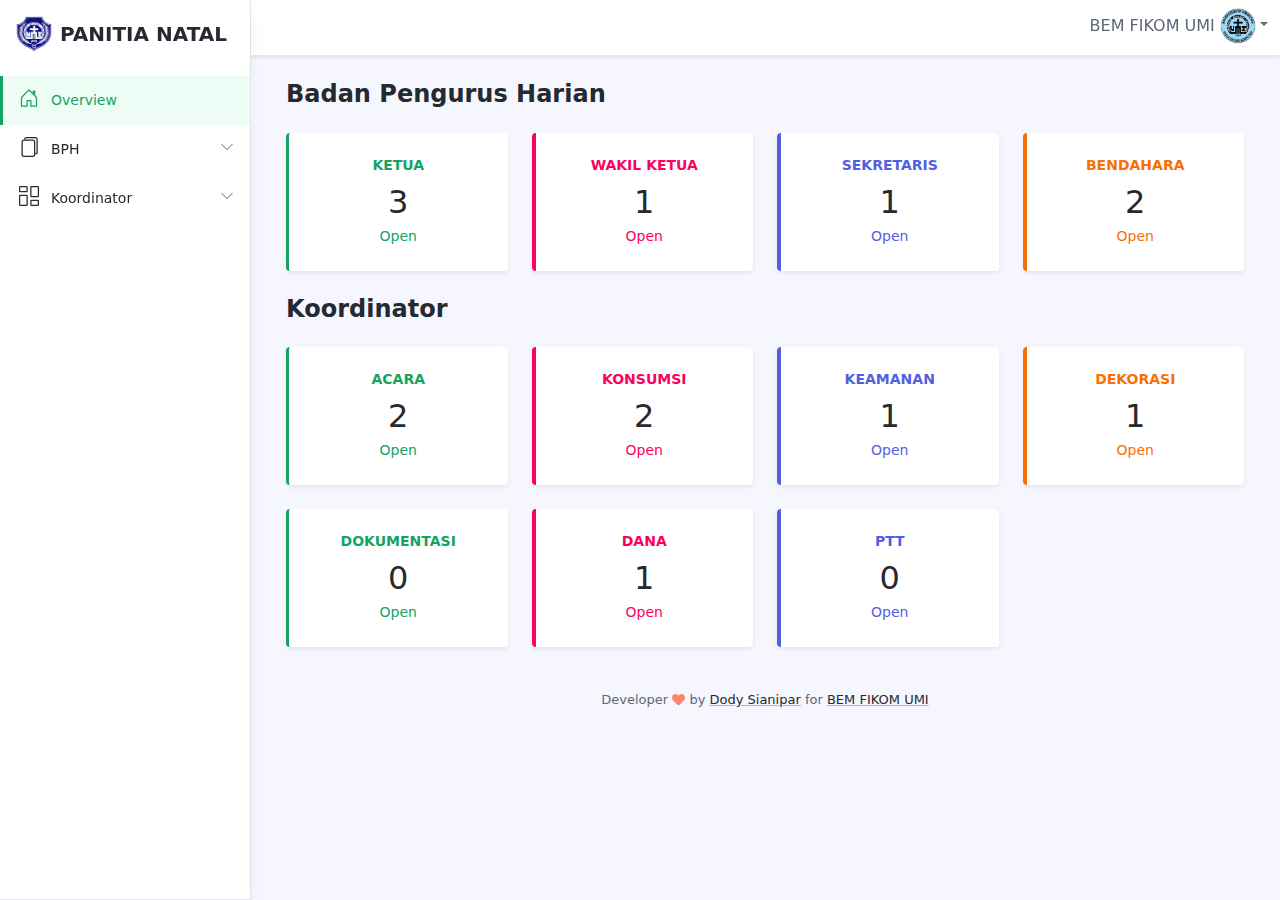
<file: index.html>
<!DOCTYPE html>
<html lang="en">
  <head>
    <title>Panitia Natal</title>

    <!-- Meta -->
    <meta charset="utf-8" />
    <meta http-equiv="X-UA-Compatible" content="IE=edge" />
    <meta name="viewport" content="width=device-width, initial-scale=1.0" />

    <meta name="description" content="Portal - Bootstrap 5 Admin Dashboard Template For Developers" />
    <meta name="author" content="Xiaoying Riley at 3rd Wave Media" />
    <link rel="shortcut icon" href="logobem.ico" />

    <!-- FontAwesome JS-->
    <script defer src="assets/plugins/fontawesome/js/all.min.js"></script>

    <!-- App CSS -->
    <link id="theme-style" rel="stylesheet" href="assets/css/portal.css" />
  </head>

  <body class="app">
    <header class="app-header fixed-top">
      <div class="app-header-inner">
        <div class="container-fluid py-2">
          <div class="app-header-content">
            <div class="row justify-content-between align-items-center">
              <div class="col-auto">
                <a id="sidepanel-toggler" class="sidepanel-toggler d-inline-block d-xl-none" href="#">
                  <svg xmlns="http://www.w3.org/2000/svg" width="30" height="30" viewBox="0 0 30 30" role="img">
                    <title>Menu</title>
                    <path stroke="currentColor" stroke-linecap="round" stroke-miterlimit="10" stroke-width="2" d="M4 7h22M4 15h22M4 23h22"></path>
                  </svg>
                </a>
              </div>
              <div class="app-utilities col-auto">
                <div class="app-utility-item app-user-dropdown dropdown">
                  <a class="dropdown-toggle" id="user-dropdown-toggle" data-bs-toggle="dropdown" href="#" role="button" aria-expanded="false"> BEM FIKOM UMI <img src="assets/images/logobem.png" alt="user profile" /></a>
                </div>
                <!--//app-user-dropdown-->
              </div>
              <!--//app-utilities-->
            </div>
            <!--//row-->
          </div>
          <!--//app-header-content-->
        </div>
        <!--//container-fluid-->
      </div>
      <!--//app-header-inner-->
      <div id="app-sidepanel" class="app-sidepanel sidepanel-hidden">
        <div id="sidepanel-drop" class="sidepanel-drop"></div>
        <div class="sidepanel-inner d-flex flex-column">
          <a href="#" id="sidepanel-close" class="sidepanel-close d-xl-none">&times;</a>
          <div class="app-branding">
            <a class="app-logo" href="index.html"><img class="logo-icon me-2" src="assets/images/logoumi.png" alt="logo" /><span class="logo-text">PANITIA NATAL</span></a>
          </div>
          <!--//app-branding-->

          <nav id="app-nav-main" class="app-nav app-nav-main flex-grow-1">
            <ul class="app-menu list-unstyled accordion" id="menu-accordion">
              <li class="nav-item">
                <!--//Bootstrap Icons: https://icons.getbootstrap.com/ -->
                <a class="nav-link active" href="index.html">
                  <span class="nav-icon">
                    <svg width="1em" height="1em" viewBox="0 0 16 16" class="bi bi-house-door" fill="currentColor" xmlns="http://www.w3.org/2000/svg">
                      <path
                        fill-rule="evenodd"
                        d="M7.646 1.146a.5.5 0 0 1 .708 0l6 6a.5.5 0 0 1 .146.354v7a.5.5 0 0 1-.5.5H9.5a.5.5 0 0 1-.5-.5v-4H7v4a.5.5 0 0 1-.5.5H2a.5.5 0 0 1-.5-.5v-7a.5.5 0 0 1 .146-.354l6-6zM2.5 7.707V14H6v-4a.5.5 0 0 1 .5-.5h3a.5.5 0 0 1 .5.5v4h3.5V7.707L8 2.207l-5.5 5.5z"
                      />
                      <path fill-rule="evenodd" d="M13 2.5V6l-2-2V2.5a.5.5 0 0 1 .5-.5h1a.5.5 0 0 1 .5.5z" />
                    </svg>
                  </span>
                  <span class="nav-link-text">Overview</span> </a
                ><!--//nav-link-->
              </li>
              <!--//nav-item-->

              <!--//nav-item-->
              <li class="nav-item has-submenu">
                <!--//Bootstrap Icons: https://icons.getbootstrap.com/ -->
                <a class="nav-link submenu-toggle" href="#" data-bs-toggle="collapse" data-bs-target="#submenu-1" aria-expanded="false" aria-controls="submenu-1">
                  <span class="nav-icon">
                    <!--//Bootstrap Icons: https://icons.getbootstrap.com/ -->
                    <svg width="1em" height="1em" viewBox="0 0 16 16" class="bi bi-files" fill="currentColor" xmlns="http://www.w3.org/2000/svg">
                      <path fill-rule="evenodd" d="M4 2h7a2 2 0 0 1 2 2v10a2 2 0 0 1-2 2H4a2 2 0 0 1-2-2V4a2 2 0 0 1 2-2zm0 1a1 1 0 0 0-1 1v10a1 1 0 0 0 1 1h7a1 1 0 0 0 1-1V4a1 1 0 0 0-1-1H4z" />
                      <path d="M6 0h7a2 2 0 0 1 2 2v10a2 2 0 0 1-2 2v-1a1 1 0 0 0 1-1V2a1 1 0 0 0-1-1H6a1 1 0 0 0-1 1H4a2 2 0 0 1 2-2z" />
                    </svg>
                  </span>
                  <span class="nav-link-text">BPH</span>
                  <span class="submenu-arrow">
                    <svg width="1em" height="1em" viewBox="0 0 16 16" class="bi bi-chevron-down" fill="currentColor" xmlns="http://www.w3.org/2000/svg">
                      <path fill-rule="evenodd" d="M1.646 4.646a.5.5 0 0 1 .708 0L8 10.293l5.646-5.647a.5.5 0 0 1 .708.708l-6 6a.5.5 0 0 1-.708 0l-6-6a.5.5 0 0 1 0-.708z" />
                    </svg> </span
                  ><!--//submenu-arrow--> </a
                ><!--//nav-link-->
                <div id="submenu-1" class="collapse submenu submenu-1" data-bs-parent="#menu-accordion">
                  <ul class="submenu-list list-unstyled">
                    <li class="submenu-item"><a class="submenu-link" href="ketua.html">Ketua</a></li>
                    <li class="submenu-item"><a class="submenu-link" href="waket.html">Wakil Ketua</a></li>
                    <li class="submenu-item"><a class="submenu-link" href="sekretaris.html">Sekretaris</a></li>
                    <li class="submenu-item"><a class="submenu-link" href="bendahara.html">Bendahara</a></li>
                  </ul>
                </div>
              </li>

              <!--//nav-item-->
              <li class="nav-item has-submenu">
                <!--//Bootstrap Icons: https://icons.getbootstrap.com/ -->
                <a class="nav-link submenu-toggle" href="#" data-bs-toggle="collapse" data-bs-target="#submenu-2" aria-expanded="false" aria-controls="submenu-2">
                  <span class="nav-icon">
                    <!--//Bootstrap Icons: https://icons.getbootstrap.com/ -->
                    <svg width="1em" height="1em" viewBox="0 0 16 16" class="bi bi-columns-gap" fill="currentColor" xmlns="http://www.w3.org/2000/svg">
                      <path
                        fill-rule="evenodd"
                        d="M6 1H1v3h5V1zM1 0a1 1 0 0 0-1 1v3a1 1 0 0 0 1 1h5a1 1 0 0 0 1-1V1a1 1 0 0 0-1-1H1zm14 12h-5v3h5v-3zm-5-1a1 1 0 0 0-1 1v3a1 1 0 0 0 1 1h5a1 1 0 0 0 1-1v-3a1 1 0 0 0-1-1h-5zM6 8H1v7h5V8zM1 7a1 1 0 0 0-1 1v7a1 1 0 0 0 1 1h5a1 1 0 0 0 1-1V8a1 1 0 0 0-1-1H1zm14-6h-5v7h5V1zm-5-1a1 1 0 0 0-1 1v7a1 1 0 0 0 1 1h5a1 1 0 0 0 1-1V1a1 1 0 0 0-1-1h-5z"
                      />
                    </svg>
                  </span>
                  <span class="nav-link-text">Koordinator</span>
                  <span class="submenu-arrow">
                    <svg width="1em" height="1em" viewBox="0 0 16 16" class="bi bi-chevron-down" fill="currentColor" xmlns="http://www.w3.org/2000/svg">
                      <path fill-rule="evenodd" d="M1.646 4.646a.5.5 0 0 1 .708 0L8 10.293l5.646-5.647a.5.5 0 0 1 .708.708l-6 6a.5.5 0 0 1-.708 0l-6-6a.5.5 0 0 1 0-.708z" />
                    </svg> </span
                  ><!--//submenu-arrow--> </a
                ><!--//nav-link-->
                <div id="submenu-2" class="collapse submenu submenu-2" data-bs-parent="#menu-accordion">
                  <ul class="submenu-list list-unstyled">
                    <li class="submenu-item"><a class="submenu-link" href="acara.html">Acara</a></li>
                    <li class="submenu-item"><a class="submenu-link" href="konsumsi.html">Konsumsi</a></li>
                    <li class="submenu-item"><a class="submenu-link" href="keamanan.html">Keamanan</a></li>
                    <li class="submenu-item"><a class="submenu-link" href="dekorasi.html">Dekorasi</a></li>
                    <li class="submenu-item"><a class="submenu-link" href="dokumentasi.html">Dokumentasi</a></li>
                    <li class="submenu-item"><a class="submenu-link" href="dana.html">Dana</a></li>
                    <li class="submenu-item"><a class="submenu-link" href="ptt.html">PTT</a></li>
                  </ul>
                </div>
              </li>
            </ul>
            <!--//app-menu-->
          </nav>
          <!--//app-nav-->
          <div class="app-sidepanel-footer">
            <nav class="app-nav app-nav-footer">
              <ul class="app-menu footer-menu list-unstyled"></ul>
              <!--//footer-menu-->
            </nav>
          </div>
          <!--//app-sidepanel-footer-->
        </div>
        <!--//sidepanel-inner-->
      </div>
      <!--//app-sidepanel-->
    </header>
    <!--//app-header-->

    <div class="app-wrapper">
      <div class="app-content pt-3 p-md-3 p-lg-4">
        <div class="container-xl">
          <h1 class="app-page-title">Badan Pengurus Harian</h1>
          <div class="row g-4 mb-4">
            <div class="col-6 col-lg-3">
              <div class="app-card app-card-stat shadow-sm h-100 border-left-decoration">
                <div class="app-card-body p-3 p-lg-4">
                  <h4 class="stats-type mb-1" style="color: #15a362;" >Ketua</h4>
                  <div class="stats-figure">3</div>
                  <div class="stats-meta" style="color: #15a362;">Open</div>
                </div>
                <!--//app-card-body-->
                <a class="app-card-link-mask" href="ketua.html"></a>
              </div>
              <!--//app-card-->
            </div>
            <!--//col-->

            <div class="col-6 col-lg-3">
              <div class="app-card app-card-stat shadow-sm h-100 border-left-decoration2">
                <div class="app-card-body p-3 p-lg-4">
                  <h4 class="stats-type mb-1"  style="color: #FF0060;">Wakil Ketua</h4>
                  <div class="stats-figure">1</div>
                  <div class="stats-meta" style="color: #FF0060;">Open</div>
                </div>
                <!--//app-card-body-->
                <a class="app-card-link-mask" href="waket.html"></a>
              </div>
              <!--//app-card-->
            </div>
            <!--//col-->
            <div class="col-6 col-lg-3">
              <div class="app-card app-card-stat shadow-sm h-100 border-left-decoration3">
                <div class="app-card-body p-3 p-lg-4">
                  <h4 class="stats-type mb-1" style="color: #525FE1;">Sekretaris</h4>
                  <div class="stats-figure">1</div>
                  <div class="stats-meta " style="color: #525FE1;">Open</div>
                </div>
                <!--//app-card-body-->
                <a class="app-card-link-mask" href="sekretaris.html"></a>
              </div>
              <!--//app-card-->
            </div>
            <!--//col-->
            <div class="col-6 col-lg-3">
              <div class="app-card app-card-stat shadow-sm h-100 border-left-decoration4">
                <div class="app-card-body p-3 p-lg-4">
                  <h4 class="stats-type mb-1" style="color: #F86F03;">Bendahara</h4>
                  <div class="stats-figure">2</div>
                  <div class="stats-meta" style="color: #F86F03;">Open</div>
                </div>
                <!--//app-card-body-->
                <a class="app-card-link-mask" href="bendahara.html"></a>
              </div>
              <!--//app-card-->
            </div>
            <!--//col-->
          </div>

          <h1 class="app-page-title">Koordinator</h1>

          <div class="row g-4 mb-4">
            <div class="col-6 col-lg-3">
              <div class="app-card app-card-stat shadow-sm h-100 border-left-decoration">
                <div class="app-card-body p-3 p-lg-4">
                  <h4 class="stats-type mb-1" style="color: #15a362;">Acara</h4>
                  <div class="stats-figure">2</div>
                  <div class="stats-meta" style="color: #15a362;">Open</div>
                </div>
                <!--//app-card-body-->
                <a class="app-card-link-mask" href="acara.html"></a>
              </div>
              <!--//app-card-->
            </div>
            <!--//col-->

            <div class="col-6 col-lg-3">
              <div class="app-card app-card-stat shadow-sm h-100 border-left-decoration2">
                <div class="app-card-body p-3 p-lg-4">
                  <h4 class="stats-type mb-1"  style="color: #FF0060;">Konsumsi</h4>
                  <div class="stats-figure">2</div>
                  <div class="stats-meta " style="color: #FF0060;">Open</div>
                </div>
                <!--//app-card-body-->
                <a class="app-card-link-mask" href="konsumsi.html"></a>
              </div>
              <!--//app-card-->
            </div>
            <!--//col-->
            <div class="col-6 col-lg-3">
              <div class="app-card app-card-stat shadow-sm h-100 border-left-decoration3">
                <div class="app-card-body p-3 p-lg-4">
                  <h4 class="stats-type mb-1" style="color: #525FE1;">Keamanan</h4>
                  <div class="stats-figure">1</div>
                  <div class="stats-meta" style="color: #525FE1;">Open</div>
                </div>
                <!--//app-card-body-->
                <a class="app-card-link-mask" href="keamanan.html"></a>
              </div>
              <!--//app-card-->
            </div>
            <!--//col-->
            <div class="col-6 col-lg-3">
              <div class="app-card app-card-stat shadow-sm h-100 border-left-decoration4">
                <div class="app-card-body p-3 p-lg-4">
                  <h4 class="stats-type mb-1" style="color: #F86F03;">Dekorasi</h4>
                  <div class="stats-figure">1</div>
                  <div class="stats-meta" style="color: #F86F03;">Open</div>
                </div>
                <!--//app-card-body-->
                <a class="app-card-link-mask" href="dekorasi.html"></a>
              </div>
              <!--//app-card-->
            </div>
            <!--//col-->
          </div>

          <div class="row g-4 mb-4">
            <div class="col-6 col-lg-3">
              <div class="app-card app-card-stat shadow-sm h-100 border-left-decoration">
                <div class="app-card-body p-3 p-lg-4">
                  <h4 class="stats-type mb-1" style="color: #15a362;">Dokumentasi</h4>
                  <div class="stats-figure">0</div>
                  <div class="stats-meta" style="color: #15a362;">Open</div>
                </div>
                <!--//app-card-body-->
                <a class="app-card-link-mask" href="dokumentasi.html"></a>
              </div>
              <!--//app-card-->
            </div>
            <!--//col-->

            <div class="col-6 col-lg-3">
              <div class="app-card app-card-stat shadow-sm h-100 border-left-decoration2">
                <div class="app-card-body p-3 p-lg-4">
                  <h4 class="stats-type mb-1" style="color: #FF0060;">Dana</h4>
                  <div class="stats-figure">1</div>
                  <div class="stats-meta" style="color: #FF0060;">Open</div>
                </div>
                <!--//app-card-body-->
                <a class="app-card-link-mask" href="dana.html"></a>
              </div>
              <!--//app-card-->
            </div>
            <!--//col-->
            <div class="col-6 col-lg-3">
              <div class="app-card app-card-stat shadow-sm h-100 border-left-decoration3">
                <div class="app-card-body p-3 p-lg-4">
                  <h4 class="stats-type mb-1" style="color: #525FE1;">PTT</h4>
                  <div class="stats-figure">0</div>
                  <div class="stats-meta" style="color: #525FE1;">Open</div>
                </div>
                <!--//app-card-body-->
                <a class="app-card-link-mask" href="ptt.html"></a>
              </div>
              <!--//app-card-->
            </div>
            <!--//col-->
          </div>

          <footer class="app-footer">
            <div class="container text-center py-3">
              <!--/* This template is free as long as you keep the footer attribution link. If you'd like to use the template without the attribution link, you can buy the commercial license via our website: themes.3rdwavemedia.com Thank you for your support. :) */-->
              <small class="copyright"
                >Developer <span class="sr-only">love</span><i class="fas fa-heart" style="color: #fb866a"></i> by <a class="app-link" href="https://www.instagram.com/dody.sianipar04/?hl=id" target="_blank">Dody Sianipar</a> for
                <a class="app-link" href="https://www.instagram.com/bemfikomumi_/?hl=id" target="_blank">BEM FIKOM UMI</a></small
              >
            </div>
          </footer>
      <!--//app-footer-->
    </div>
    <!--//app-wrapper-->

    <!-- Javascript -->
    <script src="assets/plugins/popper.min.js"></script>
    <script src="assets/plugins/bootstrap/js/bootstrap.min.js"></script>

    <!-- Charts JS -->
    <script src="assets/plugins/chart.js/chart.min.js"></script>
    <script src="assets/js/index-charts.js"></script>

    <!-- Page Specific JS -->
    <script src="assets/js/app.js"></script>
  </body>
</html>
</file>
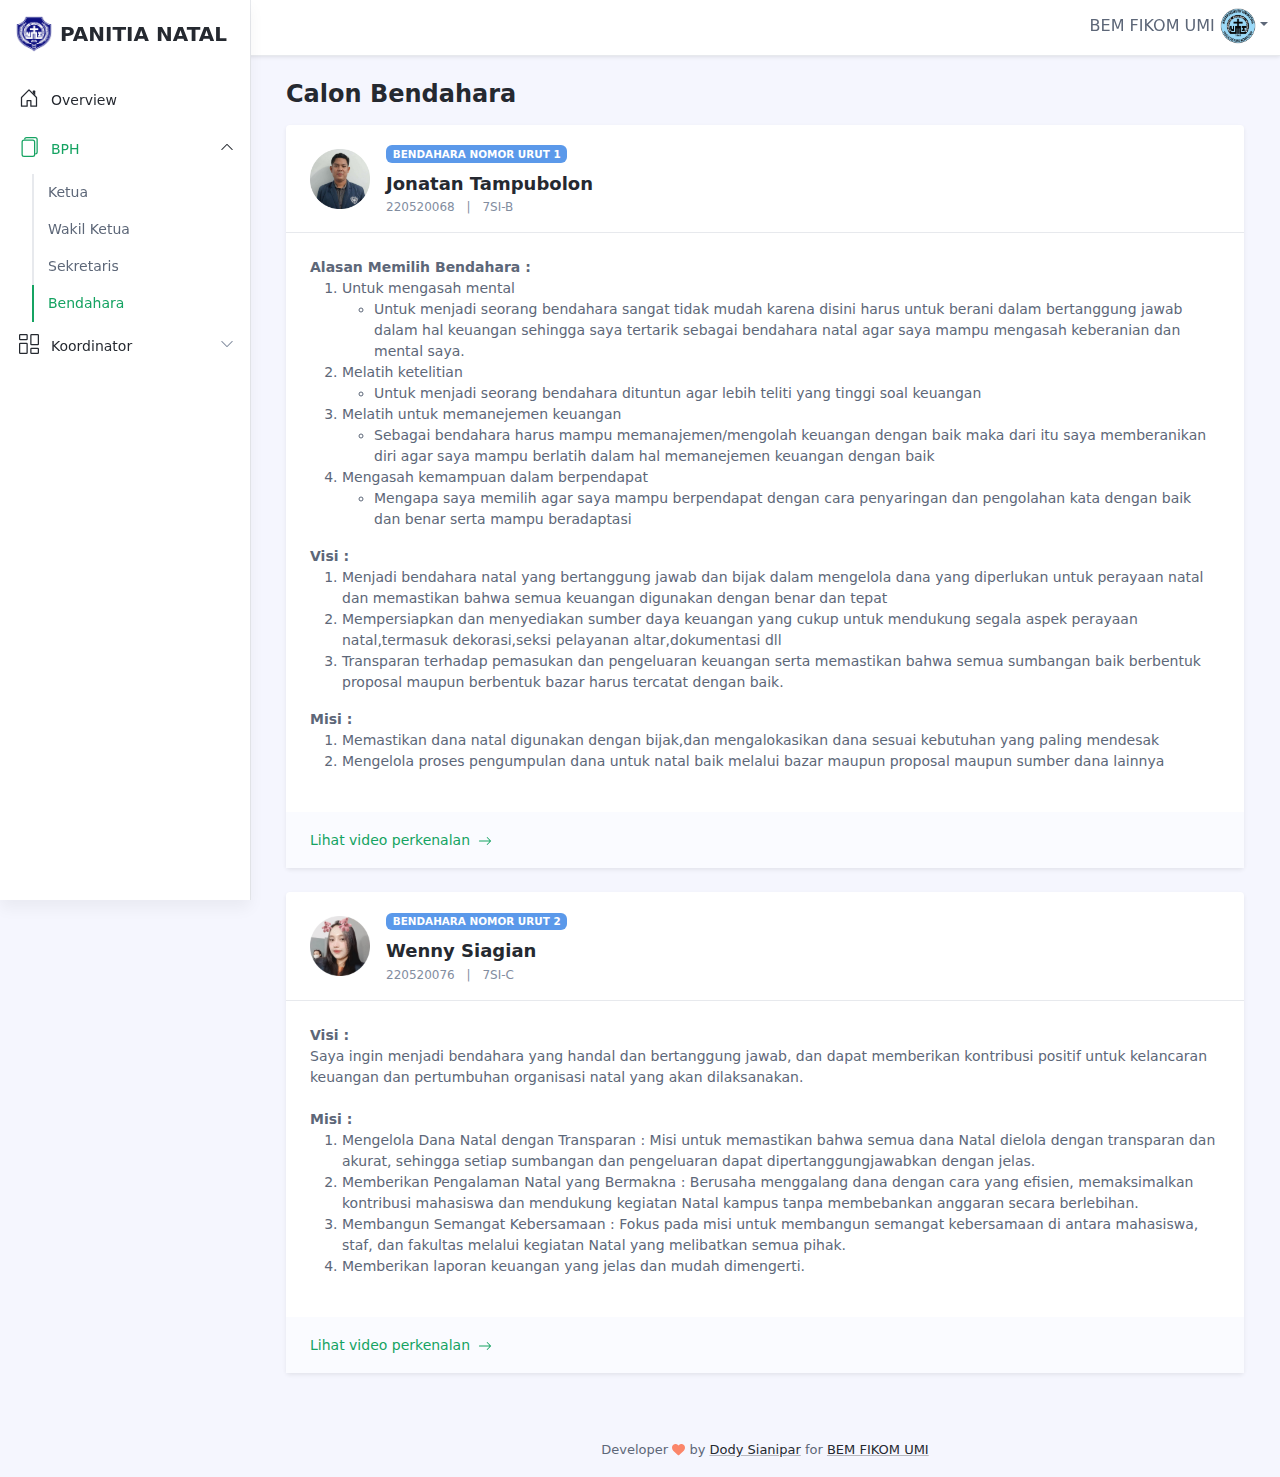
<file: bendahara.html>
<!DOCTYPE html>
<html lang="en">
  <head>
    <title>Panitia Natal</title>

    <!-- Meta -->
    <meta charset="utf-8" />
    <meta http-equiv="X-UA-Compatible" content="IE=edge" />
    <meta name="viewport" content="width=device-width, initial-scale=1.0" />

    <meta name="description" content="Portal - Bootstrap 5 Admin Dashboard Template For Developers" />
    <meta name="author" content="Xiaoying Riley at 3rd Wave Media" />
    <link rel="shortcut icon" href="logobem.ico" />

    <!-- FontAwesome JS-->
    <script defer src="assets/plugins/fontawesome/js/all.min.js"></script>

    <!-- App CSS -->
    <link id="theme-style" rel="stylesheet" href="assets/css/portal.css" />
  </head>

  <body class="app">
    <header class="app-header fixed-top">
      <div class="app-header-inner">
        <div class="container-fluid py-2">
          <div class="app-header-content">
            <div class="row justify-content-between align-items-center">
              <div class="col-auto">
                <a id="sidepanel-toggler" class="sidepanel-toggler d-inline-block d-xl-none" href="#">
                  <svg xmlns="http://www.w3.org/2000/svg" width="30" height="30" viewBox="0 0 30 30" role="img">
                    <title>Menu</title>
                    <path stroke="currentColor" stroke-linecap="round" stroke-miterlimit="10" stroke-width="2" d="M4 7h22M4 15h22M4 23h22"></path>
                  </svg>
                </a>
              </div>
              <div class="app-utilities col-auto">
                <div class="app-utility-item app-user-dropdown dropdown">
                  <a class="dropdown-toggle" id="user-dropdown-toggle" data-bs-toggle="dropdown" href="#" role="button" aria-expanded="false"> BEM FIKOM UMI <img src="assets/images/logobem.png" alt="user profile" /></a>
                </div>
                <!--//app-user-dropdown-->
              </div>
              <!--//app-utilities-->
            </div>
            <!--//row-->
          </div>
          <!--//app-header-content-->
        </div>
        <!--//container-fluid-->
      </div>
      <!--//app-header-inner-->
      <div id="app-sidepanel" class="app-sidepanel sidepanel-hidden">
        <div id="sidepanel-drop" class="sidepanel-drop"></div>
        <div class="sidepanel-inner d-flex flex-column">
          <a href="#" id="sidepanel-close" class="sidepanel-close d-xl-none">&times;</a>
          <div class="app-branding">
            <a class="app-logo" href="index.html"><img class="logo-icon me-2" src="assets/images/logoumi.png" alt="logo" /><span class="logo-text">PANITIA NATAL</span></a>
          </div>
          <!--//app-branding-->
          <nav id="app-nav-main" class="app-nav app-nav-main flex-grow-1">
            <ul class="app-menu list-unstyled accordion" id="menu-accordion">
              <li class="nav-item">
                <!--//Bootstrap Icons: https://icons.getbootstrap.com/ -->
                <a class="nav-link" href="index.html">
                  <span class="nav-icon">
                    <svg width="1em" height="1em" viewBox="0 0 16 16" class="bi bi-house-door" fill="currentColor" xmlns="http://www.w3.org/2000/svg">
                      <path
                        fill-rule="evenodd"
                        d="M7.646 1.146a.5.5 0 0 1 .708 0l6 6a.5.5 0 0 1 .146.354v7a.5.5 0 0 1-.5.5H9.5a.5.5 0 0 1-.5-.5v-4H7v4a.5.5 0 0 1-.5.5H2a.5.5 0 0 1-.5-.5v-7a.5.5 0 0 1 .146-.354l6-6zM2.5 7.707V14H6v-4a.5.5 0 0 1 .5-.5h3a.5.5 0 0 1 .5.5v4h3.5V7.707L8 2.207l-5.5 5.5z"
                      />
                      <path fill-rule="evenodd" d="M13 2.5V6l-2-2V2.5a.5.5 0 0 1 .5-.5h1a.5.5 0 0 1 .5.5z" />
                    </svg>
                  </span>
                  <span class="nav-link-text">Overview</span> </a
                ><!--//nav-link-->
              </li>
              <!--//nav-item-->

              <!--//nav-item-->

              <!--//nav-item-->
              <li class="nav-item has-submenu">
                <!--//Bootstrap Icons: https://icons.getbootstrap.com/ -->
                <a class="nav-link submenu-toggle active" href="#" data-bs-toggle="collapse" data-bs-target="#submenu-1" aria-expanded="true" aria-controls="submenu-1">
                  <span class="nav-icon">
                    <!--//Bootstrap Icons: https://icons.getbootstrap.com/ -->
                    <svg width="1em" height="1em" viewBox="0 0 16 16" class="bi bi-files" fill="currentColor" xmlns="http://www.w3.org/2000/svg">
                      <path fill-rule="evenodd" d="M4 2h7a2 2 0 0 1 2 2v10a2 2 0 0 1-2 2H4a2 2 0 0 1-2-2V4a2 2 0 0 1 2-2zm0 1a1 1 0 0 0-1 1v10a1 1 0 0 0 1 1h7a1 1 0 0 0 1-1V4a1 1 0 0 0-1-1H4z" />
                      <path d="M6 0h7a2 2 0 0 1 2 2v10a2 2 0 0 1-2 2v-1a1 1 0 0 0 1-1V2a1 1 0 0 0-1-1H6a1 1 0 0 0-1 1H4a2 2 0 0 1 2-2z" />
                    </svg>
                  </span>
                  <span class="nav-link-text">BPH</span>
                  <span class="submenu-arrow">
                    <svg width="1em" height="1em" viewBox="0 0 16 16" class="bi bi-chevron-down" fill="currentColor" xmlns="http://www.w3.org/2000/svg">
                      <path fill-rule="evenodd" d="M1.646 4.646a.5.5 0 0 1 .708 0L8 10.293l5.646-5.647a.5.5 0 0 1 .708.708l-6 6a.5.5 0 0 1-.708 0l-6-6a.5.5 0 0 1 0-.708z" />
                    </svg> </span
                  ><!--//submenu-arrow--> </a
                ><!--//nav-link-->
                <div id="submenu-1" class="collapse submenu submenu-1 show" data-bs-parent="#menu-accordion">
                  <ul class="submenu-list list-unstyled">
                    <li class="submenu-item"><a class="submenu-link" href="ketua.html">Ketua</a></li>
                    <li class="submenu-item"><a class="submenu-link" href="waket.html">Wakil Ketua</a></li>
                    <li class="submenu-item"><a class="submenu-link" href="sekretaris.html">Sekretaris</a></li>
                    <li class="submenu-item"><a class="submenu-link active" href="bendahara.html">Bendahara</a></li>
                  </ul>
                </div>
              </li>
              <!--//nav-item-->
              <li class="nav-item has-submenu">
                <!--//Bootstrap Icons: https://icons.getbootstrap.com/ -->
                <a class="nav-link submenu-toggle" href="#" data-bs-toggle="collapse" data-bs-target="#submenu-2" aria-expanded="false" aria-controls="submenu-2">
                  <span class="nav-icon">
                    <!--//Bootstrap Icons: https://icons.getbootstrap.com/ -->
                    <svg width="1em" height="1em" viewBox="0 0 16 16" class="bi bi-columns-gap" fill="currentColor" xmlns="http://www.w3.org/2000/svg">
                      <path
                        fill-rule="evenodd"
                        d="M6 1H1v3h5V1zM1 0a1 1 0 0 0-1 1v3a1 1 0 0 0 1 1h5a1 1 0 0 0 1-1V1a1 1 0 0 0-1-1H1zm14 12h-5v3h5v-3zm-5-1a1 1 0 0 0-1 1v3a1 1 0 0 0 1 1h5a1 1 0 0 0 1-1v-3a1 1 0 0 0-1-1h-5zM6 8H1v7h5V8zM1 7a1 1 0 0 0-1 1v7a1 1 0 0 0 1 1h5a1 1 0 0 0 1-1V8a1 1 0 0 0-1-1H1zm14-6h-5v7h5V1zm-5-1a1 1 0 0 0-1 1v7a1 1 0 0 0 1 1h5a1 1 0 0 0 1-1V1a1 1 0 0 0-1-1h-5z"
                      />
                    </svg>
                  </span>
                  <span class="nav-link-text">Koordinator</span>
                  <span class="submenu-arrow">
                    <svg width="1em" height="1em" viewBox="0 0 16 16" class="bi bi-chevron-down" fill="currentColor" xmlns="http://www.w3.org/2000/svg">
                      <path fill-rule="evenodd" d="M1.646 4.646a.5.5 0 0 1 .708 0L8 10.293l5.646-5.647a.5.5 0 0 1 .708.708l-6 6a.5.5 0 0 1-.708 0l-6-6a.5.5 0 0 1 0-.708z" />
                    </svg> </span
                  ><!--//submenu-arrow--> </a
                ><!--//nav-link-->
                <div id="submenu-2" class="collapse submenu submenu-2" data-bs-parent="#menu-accordion">
                  <ul class="submenu-list list-unstyled">
                    <li class="submenu-item"><a class="submenu-link" href="acara.html">Acara</a></li>
                    <li class="submenu-item"><a class="submenu-link" href="konsumsi.html">Konsumsi</a></li>
                    <li class="submenu-item"><a class="submenu-link" href="keamanan.html">Keamanan</a></li>
                    <li class="submenu-item"><a class="submenu-link" href="dekorasi.html">Dekorasi</a></li>
                    <li class="submenu-item"><a class="submenu-link" href="dokumentasi.html">Dokumentasi</a></li>
                    <li class="submenu-item"><a class="submenu-link" href="dana.html">Dana</a></li>
                    <li class="submenu-item"><a class="submenu-link" href="ptt.html">PTT</a></li>
                  </ul>
                </div>
              </li>
                <!--//nav-item-->
              </ul>
              <!--//footer-menu-->
            </nav>
          </div>
          <!--//app-sidepanel-footer-->
        </div>
        <!--//sidepanel-inner-->
      </div>
      <!--//app-sidepanel-->
    </header>
    <!--//app-header-->

    <div class="app-wrapper">
      <div class="app-content pt-3 p-md-3 p-lg-4">
        <div class="container-xl">
          <div class="position-relative mb-3">
            <div class="row g-3 justify-content-between">
              <div class="col-auto">
                <h1 class="app-page-title mb-0">Calon Bendahara</h1>
              </div>
              <div class="col-auto">
                
                <!--//page-utilities-->
              </div>
            </div>
          </div>

          <div class="app-card app-card-notification shadow-sm mb-4">
            <div class="app-card-header px-4 py-3">
              <div class="row g-3 align-items-center">
                <div class="col-12 col-lg-auto text-center text-lg-start">
                  <img class="profile-image" src="assets/images/profiles/jonatan.png" alt="" />
                </div>
                <!--//col-->
                <div class="col-12 col-lg-auto text-center text-lg-start">
                  <div class="notification-type mb-2"><span class="badge bg-info">bendahara nomor urut 1</span></div>
                  <h4 class="notification-title mb-1">Jonatan Tampubolon</h4>

                  <ul class="notification-meta list-inline mb-0">
                    <li class="list-inline-item">220520068</li>
                    <li class="list-inline-item">|</li>
                    <li class="list-inline-item">7SI-B</li>
                  </ul>
                </div>
                <!--//col-->
              </div>
              <!--//row-->
            </div>
            <!--//app-card-header-->
            <div class="app-card-body p-4">
              <div class="notification-content">
                <b>Alasan Memilih Bendahara :</b> <br />
                <ol>
                  <li>
                    Untuk mengasah mental
                    <ul>
                      <li>
                        Untuk menjadi seorang bendahara sangat tidak mudah karena disini harus untuk berani dalam bertanggung jawab dalam hal keuangan sehingga saya tertarik sebagai bendahara natal agar saya mampu mengasah keberanian dan
                        mental saya.
                      </li>
                    </ul>
                  </li>
                  <li>
                    Melatih ketelitian
                    <ul>
                      <li>Untuk menjadi seorang bendahara dituntun agar lebih teliti yang tinggi soal keuangan</li>
                    </ul>
                  </li>
                  <li>
                    Melatih untuk memanejemen keuangan
                    <ul>
                      <li>Sebagai bendahara harus mampu memanajemen/mengolah keuangan dengan baik maka dari itu saya memberanikan diri agar saya mampu berlatih dalam hal memanejemen keuangan dengan baik</li>
                    </ul>
                  </li>
                  <li>
                    Mengasah kemampuan dalam berpendapat
                    <ul>
                      <li>Mengapa saya memilih agar saya mampu berpendapat dengan cara penyaringan dan pengolahan kata dengan baik dan benar serta mampu beradaptasi</li>
                    </ul>
                  </li>
                </ol>

                <b> Visi : </b> <br />
                <ol>
                  <li>Menjadi bendahara natal yang bertanggung jawab dan bijak dalam mengelola dana yang diperlukan untuk perayaan natal dan memastikan bahwa semua keuangan digunakan dengan benar dan tepat</li>
                  <li>Mempersiapkan dan menyediakan sumber daya keuangan yang cukup untuk mendukung segala aspek perayaan natal,termasuk dekorasi,seksi pelayanan altar,dokumentasi dll</li>
                  <li>Transparan terhadap pemasukan dan pengeluaran keuangan serta memastikan bahwa semua sumbangan baik berbentuk proposal maupun berbentuk bazar harus tercatat dengan baik.</li>
                </ol>

                <b> Misi : </b> <br />
                <ol>
                  <li>Memastikan dana natal digunakan dengan bijak,dan mengalokasikan dana sesuai kebutuhan yang paling mendesak</li>
                  <li>Mengelola proses pengumpulan dana untuk natal baik melalui bazar maupun proposal maupun sumber dana lainnya</li>
                </ol>
              </div>
            </div>
            <!--//app-card-body-->
            <div class="app-card-footer px-4 py-3">
              <a class="action-link" href="https://www.instagram.com/p/Cy-RVyIPSNI/?hl=id"
                >Lihat video perkenalan<svg width="1em" height="1em" viewBox="0 0 16 16" class="bi bi-arrow-right ms-2" fill="currentColor" xmlns="http://www.w3.org/2000/svg">
                  <path fill-rule="evenodd" d="M1 8a.5.5 0 0 1 .5-.5h11.793l-3.147-3.146a.5.5 0 0 1 .708-.708l4 4a.5.5 0 0 1 0 .708l-4 4a.5.5 0 0 1-.708-.708L13.293 8.5H1.5A.5.5 0 0 1 1 8z" />
                </svg>
              </a>
            </div>
            <!--//app-card-footer-->
          </div>
          <!--//app-card-->

          <div class="app-card app-card-notification shadow-sm mb-4">
            <div class="app-card-header px-4 py-3">
              <div class="row g-3 align-items-center">
                <div class="col-12 col-lg-auto text-center text-lg-start">
                  <img class="profile-image" src="assets/images/profiles/wenny.png" alt="Indriani Rumapea" />
                </div>
                <!--//col-->
                <div class="col-12 col-lg-auto text-center text-lg-start">
                  <div class="notification-type mb-2"><span class="badge bg-info">Bendahara nomor urut 2</span></div>
                  <h4 class="notification-title mb-1">Wenny Siagian</h4>

                  <ul class="notification-meta list-inline mb-0">
                    <li class="list-inline-item">220520076</li>
                    <li class="list-inline-item">|</li>
                    <li class="list-inline-item">7SI-C</li>
                  </ul>
                </div>
                <!--//col-->
              </div>
              <!--//row-->
            </div>
            <!--//app-card-header-->
            <div class="app-card-body p-4">
              <div class="notification-content">
                <b> Visi :</b> <br />
                Saya ingin menjadi bendahara yang handal dan bertanggung jawab, dan dapat memberikan kontribusi positif untuk kelancaran keuangan dan pertumbuhan organisasi natal yang akan dilaksanakan.
                <br /><br />
                <b>Misi :</b> <br />
                <ol>
                  <li>Mengelola Dana Natal dengan Transparan : Misi untuk memastikan bahwa semua dana Natal dielola dengan transparan dan akurat, sehingga setiap sumbangan dan pengeluaran dapat dipertanggungjawabkan dengan jelas.</li>
                  <li>Memberikan Pengalaman Natal yang Bermakna : Berusaha menggalang dana dengan cara yang efisien, memaksimalkan kontribusi mahasiswa dan mendukung kegiatan Natal kampus tanpa membebankan anggaran secara berlebihan.</li>
                  <li>Membangun Semangat Kebersamaan : Fokus pada misi untuk membangun semangat kebersamaan di antara mahasiswa, staf, dan fakultas melalui kegiatan Natal yang melibatkan semua pihak.</li>
                  <li>Memberikan laporan keuangan yang jelas dan mudah dimengerti.</li>
                </ol>
              </div>
            </div>
            <!--//app-card-body-->
            <div class="app-card-footer px-4 py-3">
              <a class="action-link" href="https://www.instagram.com/p/Cy-TaF2POV5/?hl=id"
                >Lihat video perkenalan<svg width="1em" height="1em" viewBox="0 0 16 16" class="bi bi-arrow-right ms-2" fill="currentColor" xmlns="http://www.w3.org/2000/svg">
                  <path fill-rule="evenodd" d="M1 8a.5.5 0 0 1 .5-.5h11.793l-3.147-3.146a.5.5 0 0 1 .708-.708l4 4a.5.5 0 0 1 0 .708l-4 4a.5.5 0 0 1-.708-.708L13.293 8.5H1.5A.5.5 0 0 1 1 8z" />
                </svg>
              </a>
            </div>
            <!--//app-card-footer-->
          </div>
          <!--//app-card-->
        </div>
        <!--//container-fluid-->
      </div>
      <!--//app-content-->

      <footer class="app-footer">
        <div class="container text-center py-3">
          <!--/* This template is free as long as you keep the footer attribution link. If you'd like to use the template without the attribution link, you can buy the commercial license via our website: themes.3rdwavemedia.com Thank you for your support. :) */-->
          <small class="copyright"
            >Developer <span class="sr-only">love</span><i class="fas fa-heart" style="color: #fb866a"></i> by <a class="app-link" href="https://www.instagram.com/dody.sianipar04/?hl=id" target="_blank">Dody Sianipar</a> for
            <a class="app-link" href="https://www.instagram.com/bemfikomumi_/?hl=id" target="_blank">BEM FIKOM UMI</a></small
          >
        </div>
      </footer>
      <!--//app-footer-->
    </div>

    <!--//app-wrapper-->

    <!-- Javascript -->
    <script src="assets/plugins/popper.min.js"></script>
    <script src="assets/plugins/bootstrap/js/bootstrap.min.js"></script>

    <!-- Page Specific JS -->
    <script src="assets/js/app.js"></script>
  </body>
</html>
</file>
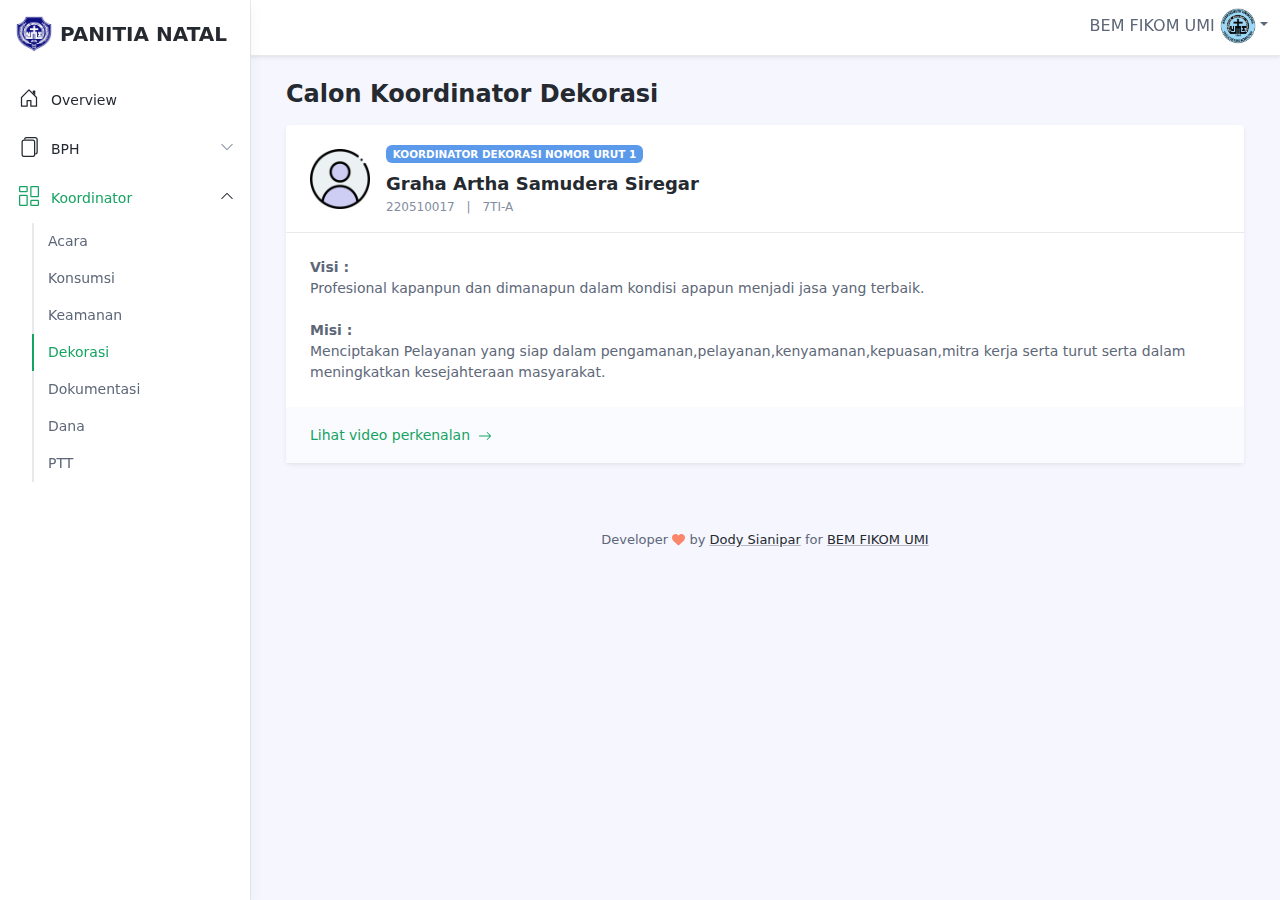
<file: dekorasi.html>
<!DOCTYPE html>
<html lang="en">
  <head>
    <title>Panitia Natal</title>

    <!-- Meta -->
    <meta charset="utf-8" />
    <meta http-equiv="X-UA-Compatible" content="IE=edge" />
    <meta name="viewport" content="width=device-width, initial-scale=1.0" />

    <meta name="description" content="Portal - Bootstrap 5 Admin Dashboard Template For Developers" />
    <meta name="author" content="Xiaoying Riley at 3rd Wave Media" />
    <link rel="shortcut icon" href="logobem.ico" />

    <!-- FontAwesome JS-->
    <script defer src="assets/plugins/fontawesome/js/all.min.js"></script>

    <!-- App CSS -->
    <link id="theme-style" rel="stylesheet" href="assets/css/portal.css" />
  </head>

  <body class="app">
    <header class="app-header fixed-top">
      <div class="app-header-inner">
        <div class="container-fluid py-2">
          <div class="app-header-content">
            <div class="row justify-content-between align-items-center">
              <div class="col-auto">
                <a id="sidepanel-toggler" class="sidepanel-toggler d-inline-block d-xl-none" href="#">
                  <svg xmlns="http://www.w3.org/2000/svg" width="30" height="30" viewBox="0 0 30 30" role="img">
                    <title>Menu</title>
                    <path stroke="currentColor" stroke-linecap="round" stroke-miterlimit="10" stroke-width="2" d="M4 7h22M4 15h22M4 23h22"></path>
                  </svg>
                </a>
              </div>
              <div class="app-utilities col-auto">
                <div class="app-utility-item app-user-dropdown dropdown">
                  <a class="dropdown-toggle" id="user-dropdown-toggle" data-bs-toggle="dropdown" href="#" role="button" aria-expanded="false"> BEM FIKOM UMI <img src="assets/images/logobem.png" alt="user profile" /></a>
                </div>
                <!--//app-user-dropdown-->
              </div>
              <!--//app-utilities-->
            </div>
            <!--//row-->
          </div>
          <!--//app-header-content-->
        </div>
        <!--//container-fluid-->
      </div>
      <!--//app-header-inner-->
      <div id="app-sidepanel" class="app-sidepanel sidepanel-hidden">
        <div id="sidepanel-drop" class="sidepanel-drop"></div>
        <div class="sidepanel-inner d-flex flex-column">
          <a href="#" id="sidepanel-close" class="sidepanel-close d-xl-none">&times;</a>
          <div class="app-branding">
            <a class="app-logo" href="index.html"><img class="logo-icon me-2" src="assets/images/logoumi.png" alt="logo" /><span class="logo-text">PANITIA NATAL</span></a>
          </div>
          <!--//app-branding-->
          <nav id="app-nav-main" class="app-nav app-nav-main flex-grow-1">
            <ul class="app-menu list-unstyled accordion" id="menu-accordion">
              <li class="nav-item">
                <!--//Bootstrap Icons: https://icons.getbootstrap.com/ -->
                <a class="nav-link" href="index.html">
                  <span class="nav-icon">
                    <svg width="1em" height="1em" viewBox="0 0 16 16" class="bi bi-house-door" fill="currentColor" xmlns="http://www.w3.org/2000/svg">
                      <path
                        fill-rule="evenodd"
                        d="M7.646 1.146a.5.5 0 0 1 .708 0l6 6a.5.5 0 0 1 .146.354v7a.5.5 0 0 1-.5.5H9.5a.5.5 0 0 1-.5-.5v-4H7v4a.5.5 0 0 1-.5.5H2a.5.5 0 0 1-.5-.5v-7a.5.5 0 0 1 .146-.354l6-6zM2.5 7.707V14H6v-4a.5.5 0 0 1 .5-.5h3a.5.5 0 0 1 .5.5v4h3.5V7.707L8 2.207l-5.5 5.5z"
                      />
                      <path fill-rule="evenodd" d="M13 2.5V6l-2-2V2.5a.5.5 0 0 1 .5-.5h1a.5.5 0 0 1 .5.5z" />
                    </svg>
                  </span>
                  <span class="nav-link-text">Overview</span> </a
                ><!--//nav-link-->
              </li>
              <!--//nav-item-->

              <!--//nav-item-->

              <!--//nav-item-->
              <li class="nav-item has-submenu">
                <!--//Bootstrap Icons: https://icons.getbootstrap.com/ -->
                <a class="nav-link submenu-toggle" href="#" data-bs-toggle="collapse" data-bs-target="#submenu-1" aria-expanded="false" aria-controls="submenu-1">
                  <span class="nav-icon">
                    <!--//Bootstrap Icons: https://icons.getbootstrap.com/ -->
                    <svg width="1em" height="1em" viewBox="0 0 16 16" class="bi bi-files" fill="currentColor" xmlns="http://www.w3.org/2000/svg">
                      <path fill-rule="evenodd" d="M4 2h7a2 2 0 0 1 2 2v10a2 2 0 0 1-2 2H4a2 2 0 0 1-2-2V4a2 2 0 0 1 2-2zm0 1a1 1 0 0 0-1 1v10a1 1 0 0 0 1 1h7a1 1 0 0 0 1-1V4a1 1 0 0 0-1-1H4z" />
                      <path d="M6 0h7a2 2 0 0 1 2 2v10a2 2 0 0 1-2 2v-1a1 1 0 0 0 1-1V2a1 1 0 0 0-1-1H6a1 1 0 0 0-1 1H4a2 2 0 0 1 2-2z" />
                    </svg>
                  </span>
                  <span class="nav-link-text">BPH</span>
                  <span class="submenu-arrow">
                    <svg width="1em" height="1em" viewBox="0 0 16 16" class="bi bi-chevron-down" fill="currentColor" xmlns="http://www.w3.org/2000/svg">
                      <path fill-rule="evenodd" d="M1.646 4.646a.5.5 0 0 1 .708 0L8 10.293l5.646-5.647a.5.5 0 0 1 .708.708l-6 6a.5.5 0 0 1-.708 0l-6-6a.5.5 0 0 1 0-.708z" />
                    </svg> </span
                  ><!--//submenu-arrow--> </a
                ><!--//nav-link-->
                <div id="submenu-1" class="collapse submenu submenu-1" data-bs-parent="#menu-accordion">
                  <ul class="submenu-list list-unstyled">
                    <li class="submenu-item"><a class="submenu-link" href="ketua.html">Ketua</a></li>
                    <li class="submenu-item"><a class="submenu-link" href="waket.html">Wakil Ketua</a></li>
                    <li class="submenu-item"><a class="submenu-link" href="sekretaris.html">Sekretaris</a></li>
                    <li class="submenu-item"><a class="submenu-link" href="bendahara.html">Bendahara</a></li>
                  </ul>
                </div>
              </li>

              <!--//nav-item-->
              <li class="nav-item has-submenu">
                <!--//Bootstrap Icons: https://icons.getbootstrap.com/ -->
                <a class="nav-link submenu-toggle active" href="#" data-bs-toggle="collapse" data-bs-target="#submenu-2" aria-expanded="true" aria-controls="submenu-2">
                  <span class="nav-icon">
                    <!--//Bootstrap Icons: https://icons.getbootstrap.com/ -->
                    <svg width="1em" height="1em" viewBox="0 0 16 16" class="bi bi-columns-gap" fill="currentColor" xmlns="http://www.w3.org/2000/svg">
                      <path
                        fill-rule="evenodd"
                        d="M6 1H1v3h5V1zM1 0a1 1 0 0 0-1 1v3a1 1 0 0 0 1 1h5a1 1 0 0 0 1-1V1a1 1 0 0 0-1-1H1zm14 12h-5v3h5v-3zm-5-1a1 1 0 0 0-1 1v3a1 1 0 0 0 1 1h5a1 1 0 0 0 1-1v-3a1 1 0 0 0-1-1h-5zM6 8H1v7h5V8zM1 7a1 1 0 0 0-1 1v7a1 1 0 0 0 1 1h5a1 1 0 0 0 1-1V8a1 1 0 0 0-1-1H1zm14-6h-5v7h5V1zm-5-1a1 1 0 0 0-1 1v7a1 1 0 0 0 1 1h5a1 1 0 0 0 1-1V1a1 1 0 0 0-1-1h-5z"
                      />
                    </svg>
                  </span>
                  <span class="nav-link-text">Koordinator</span>
                  <span class="submenu-arrow">
                    <svg width="1em" height="1em" viewBox="0 0 16 16" class="bi bi-chevron-down" fill="currentColor" xmlns="http://www.w3.org/2000/svg">
                      <path fill-rule="evenodd" d="M1.646 4.646a.5.5 0 0 1 .708 0L8 10.293l5.646-5.647a.5.5 0 0 1 .708.708l-6 6a.5.5 0 0 1-.708 0l-6-6a.5.5 0 0 1 0-.708z" />
                    </svg> </span
                  ><!--//submenu-arrow--> </a
                ><!--//nav-link-->
                <div id="submenu-2" class="collapse submenu submenu-2 show" data-bs-parent="#menu-accordion">
                  <ul class="submenu-list list-unstyled">
                    <li class="submenu-item"><a class="submenu-link" href="acara.html">Acara</a></li>
                    <li class="submenu-item"><a class="submenu-link" href="konsumsi.html">Konsumsi</a></li>
                    <li class="submenu-item"><a class="submenu-link" href="keamanan.html">Keamanan</a></li>
                    <li class="submenu-item"><a class="submenu-link active" href="dekorasi.html">Dekorasi</a></li>
                    <li class="submenu-item"><a class="submenu-link" href="dokumentasi.html">Dokumentasi</a></li>
                    <li class="submenu-item"><a class="submenu-link" href="dana.html">Dana</a></li>
                    <li class="submenu-item"><a class="submenu-link" href="ptt.html">PTT</a></li>
                  </ul>
                </div>
              </li>
              <!--//nav-item-->
                <!--//nav-item-->
              </ul>
              <!--//footer-menu-->
            </nav>
          </div>
          <!--//app-sidepanel-footer-->
        </div>
        <!--//sidepanel-inner-->
      </div>
      <!--//app-sidepanel-->
    </header>
    <!--//app-header-->

    <div class="app-wrapper">
      <div class="app-content pt-3 p-md-3 p-lg-4">
        <div class="container-xl">
          <div class="position-relative mb-3">
            <div class="row g-3 justify-content-between">
              <div class="col-auto">
                <h1 class="app-page-title mb-0">Calon Koordinator Dekorasi</h1>
              </div>
              <div class="col-auto">
                
                <!--//page-utilities-->
              </div>
            </div>
          </div>

          <div class="app-card app-card-notification shadow-sm mb-4">
            <div class="app-card-header px-4 py-3">
              <div class="row g-3 align-items-center">
                <div class="col-12 col-lg-auto text-center text-lg-start">
                  <img class="profile-image" src="assets/images/profiles/user.png" alt="Profil Joel" />
                </div>
                <!--//col-->
                <div class="col-12 col-lg-auto text-center text-lg-start">
                  <div class="notification-type mb-2"><span class="badge bg-info">Koordinator dekorasi nomor urut 1</span></div>
                  <h4 class="notification-title mb-1">Graha Artha Samudera Siregar</h4>
                  <ul class="notification-meta list-inline mb-0">
                    <li class="list-inline-item">220510017</li>
                    <li class="list-inline-item">|</li>
                    <li class="list-inline-item">7TI-A</li>
                  </ul>
                </div>
                <!--//col-->
              </div>
              <!--//row-->
            </div>
            <!--//app-card-header-->
            <div class="app-card-body p-4">
              <div class="notification-content">
                <b> Visi : </b> <br />
                Profesional kapanpun dan dimanapun dalam kondisi apapun menjadi jasa yang terbaik.
                <br />
                <br />
                <b> Misi : </b> <br />
                Menciptakan Pelayanan yang siap dalam pengamanan,pelayanan,kenyamanan,kepuasan,mitra kerja serta turut serta dalam meningkatkan kesejahteraan masyarakat.
              </div>
            </div>
            <!--//app-card-body-->
            <div class="app-card-footer px-4 py-3">
              <a class="action-link" href="#blank"
                >Lihat video perkenalan<svg width="1em" height="1em" viewBox="0 0 16 16" class="bi bi-arrow-right ms-2" fill="currentColor" xmlns="http://www.w3.org/2000/svg">
                  <path fill-rule="evenodd" d="M1 8a.5.5 0 0 1 .5-.5h11.793l-3.147-3.146a.5.5 0 0 1 .708-.708l4 4a.5.5 0 0 1 0 .708l-4 4a.5.5 0 0 1-.708-.708L13.293 8.5H1.5A.5.5 0 0 1 1 8z" />
                </svg>
              </a>
            </div>
            <!--//app-card-footer-->
          </div>
          <!--//app-card-->
        </div>
        <!--//container-fluid-->
      </div>
      <!--//app-content-->

      <footer class="app-footer">
        <div class="container text-center py-3">
          <!--/* This template is free as long as you keep the footer attribution link. If you'd like to use the template without the attribution link, you can buy the commercial license via our website: themes.3rdwavemedia.com Thank you for your support. :) */-->
          <small class="copyright"
            >Developer <span class="sr-only">love</span><i class="fas fa-heart" style="color: #fb866a"></i> by <a class="app-link" href="https://www.instagram.com/dody.sianipar04/?hl=id" target="_blank">Dody Sianipar</a> for
            <a class="app-link" href="https://www.instagram.com/bemfikomumi_/?hl=id" target="_blank">BEM FIKOM UMI</a></small
          >
        </div>
      </footer>
      <!--//app-footer-->
    </div>

    <!--//app-wrapper-->

    <!-- Javascript -->
    <script src="assets/plugins/popper.min.js"></script>
    <script src="assets/plugins/bootstrap/js/bootstrap.min.js"></script>

    <!-- Page Specific JS -->
    <script src="assets/js/app.js"></script>
  </body>
</html>
</file>
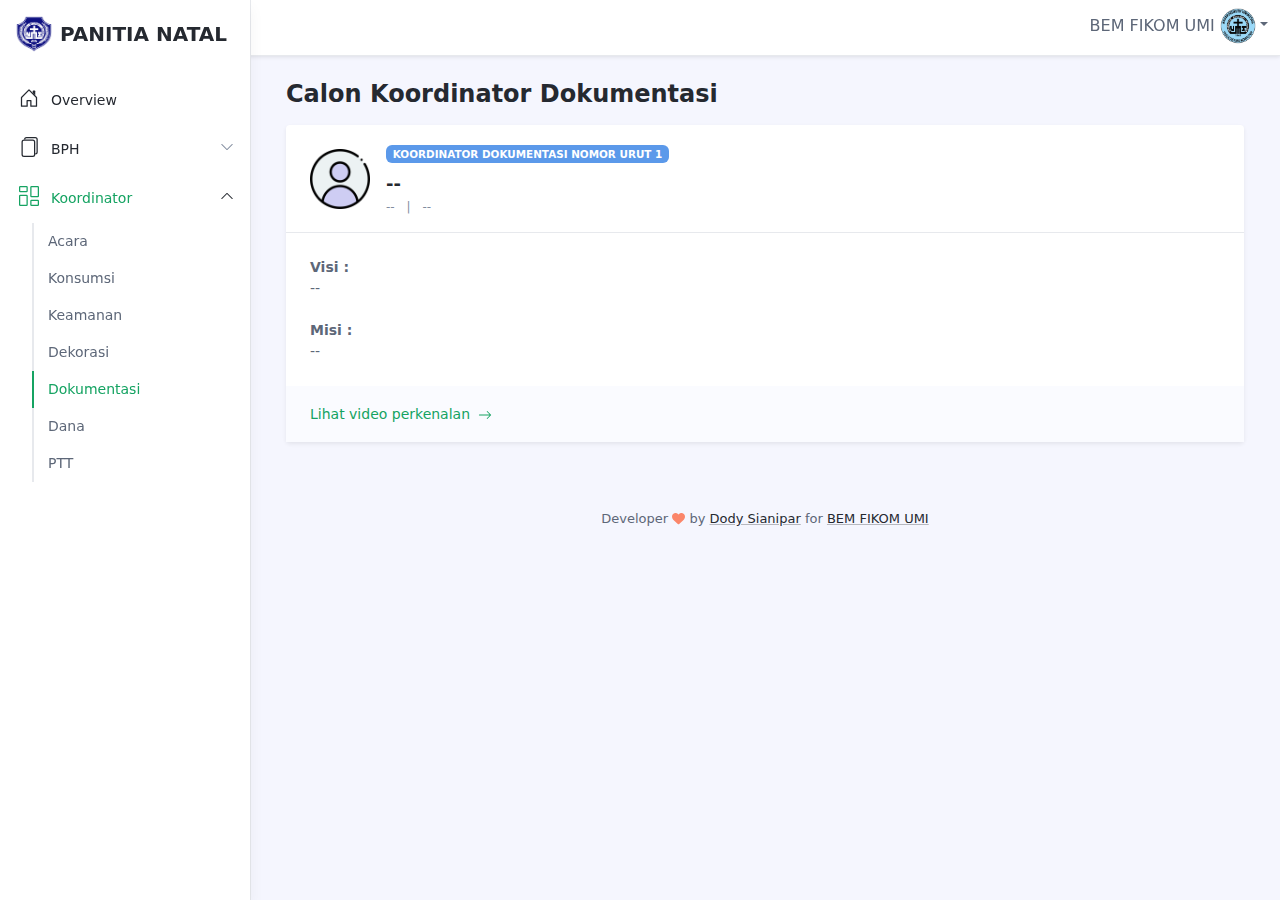
<file: dokumentasi.html>
<!DOCTYPE html>
<html lang="en">
  <head>
    <title>Panitia Natal</title>

    <!-- Meta -->
    <meta charset="utf-8" />
    <meta http-equiv="X-UA-Compatible" content="IE=edge" />
    <meta name="viewport" content="width=device-width, initial-scale=1.0" />

    <meta name="description" content="Portal - Bootstrap 5 Admin Dashboard Template For Developers" />
    <meta name="author" content="Xiaoying Riley at 3rd Wave Media" />
    <link rel="shortcut icon" href="logobem.ico" />

    <!-- FontAwesome JS-->
    <script defer src="assets/plugins/fontawesome/js/all.min.js"></script>

    <!-- App CSS -->
    <link id="theme-style" rel="stylesheet" href="assets/css/portal.css" />
  </head>

  <body class="app">
    <header class="app-header fixed-top">
      <div class="app-header-inner">
        <div class="container-fluid py-2">
          <div class="app-header-content">
            <div class="row justify-content-between align-items-center">
              <div class="col-auto">
                <a id="sidepanel-toggler" class="sidepanel-toggler d-inline-block d-xl-none" href="#">
                  <svg xmlns="http://www.w3.org/2000/svg" width="30" height="30" viewBox="0 0 30 30" role="img">
                    <title>Menu</title>
                    <path stroke="currentColor" stroke-linecap="round" stroke-miterlimit="10" stroke-width="2" d="M4 7h22M4 15h22M4 23h22"></path>
                  </svg>
                </a>
              </div>
              <div class="app-utilities col-auto">
                <div class="app-utility-item app-user-dropdown dropdown">
                  <a class="dropdown-toggle" id="user-dropdown-toggle" data-bs-toggle="dropdown" href="#" role="button" aria-expanded="false"> BEM FIKOM UMI <img src="assets/images/logobem.png" alt="user profile" /></a>
                </div>
                <!--//app-user-dropdown-->
              </div>
              <!--//app-utilities-->
            </div>
            <!--//row-->
          </div>
          <!--//app-header-content-->
        </div>
        <!--//container-fluid-->
      </div>
      <!--//app-header-inner-->
      <div id="app-sidepanel" class="app-sidepanel sidepanel-hidden">
        <div id="sidepanel-drop" class="sidepanel-drop"></div>
        <div class="sidepanel-inner d-flex flex-column">
          <a href="#" id="sidepanel-close" class="sidepanel-close d-xl-none">&times;</a>
          <div class="app-branding">
            <a class="app-logo" href="index.html"><img class="logo-icon me-2" src="assets/images/logoumi.png" alt="logo" /><span class="logo-text">PANITIA NATAL</span></a>
          </div>
          <!--//app-branding-->
          <nav id="app-nav-main" class="app-nav app-nav-main flex-grow-1">
            <ul class="app-menu list-unstyled accordion" id="menu-accordion">
              <li class="nav-item">
                <!--//Bootstrap Icons: https://icons.getbootstrap.com/ -->
                <a class="nav-link" href="index.html">
                  <span class="nav-icon">
                    <svg width="1em" height="1em" viewBox="0 0 16 16" class="bi bi-house-door" fill="currentColor" xmlns="http://www.w3.org/2000/svg">
                      <path
                        fill-rule="evenodd"
                        d="M7.646 1.146a.5.5 0 0 1 .708 0l6 6a.5.5 0 0 1 .146.354v7a.5.5 0 0 1-.5.5H9.5a.5.5 0 0 1-.5-.5v-4H7v4a.5.5 0 0 1-.5.5H2a.5.5 0 0 1-.5-.5v-7a.5.5 0 0 1 .146-.354l6-6zM2.5 7.707V14H6v-4a.5.5 0 0 1 .5-.5h3a.5.5 0 0 1 .5.5v4h3.5V7.707L8 2.207l-5.5 5.5z"
                      />
                      <path fill-rule="evenodd" d="M13 2.5V6l-2-2V2.5a.5.5 0 0 1 .5-.5h1a.5.5 0 0 1 .5.5z" />
                    </svg>
                  </span>
                  <span class="nav-link-text">Overview</span> </a
                ><!--//nav-link-->
              </li>
              <!--//nav-item-->

              <!--//nav-item-->

              <!--//nav-item-->
              <li class="nav-item has-submenu">
                <!--//Bootstrap Icons: https://icons.getbootstrap.com/ -->
                <a class="nav-link submenu-toggle" href="#" data-bs-toggle="collapse" data-bs-target="#submenu-1" aria-expanded="false" aria-controls="submenu-1">
                  <span class="nav-icon">
                    <!--//Bootstrap Icons: https://icons.getbootstrap.com/ -->
                    <svg width="1em" height="1em" viewBox="0 0 16 16" class="bi bi-files" fill="currentColor" xmlns="http://www.w3.org/2000/svg">
                      <path fill-rule="evenodd" d="M4 2h7a2 2 0 0 1 2 2v10a2 2 0 0 1-2 2H4a2 2 0 0 1-2-2V4a2 2 0 0 1 2-2zm0 1a1 1 0 0 0-1 1v10a1 1 0 0 0 1 1h7a1 1 0 0 0 1-1V4a1 1 0 0 0-1-1H4z" />
                      <path d="M6 0h7a2 2 0 0 1 2 2v10a2 2 0 0 1-2 2v-1a1 1 0 0 0 1-1V2a1 1 0 0 0-1-1H6a1 1 0 0 0-1 1H4a2 2 0 0 1 2-2z" />
                    </svg>
                  </span>
                  <span class="nav-link-text">BPH</span>
                  <span class="submenu-arrow">
                    <svg width="1em" height="1em" viewBox="0 0 16 16" class="bi bi-chevron-down" fill="currentColor" xmlns="http://www.w3.org/2000/svg">
                      <path fill-rule="evenodd" d="M1.646 4.646a.5.5 0 0 1 .708 0L8 10.293l5.646-5.647a.5.5 0 0 1 .708.708l-6 6a.5.5 0 0 1-.708 0l-6-6a.5.5 0 0 1 0-.708z" />
                    </svg> </span
                  ><!--//submenu-arrow--> </a
                ><!--//nav-link-->
                <div id="submenu-1" class="collapse submenu submenu-1" data-bs-parent="#menu-accordion">
                  <ul class="submenu-list list-unstyled">
                    <li class="submenu-item"><a class="submenu-link" href="ketua.html">Ketua</a></li>
                    <li class="submenu-item"><a class="submenu-link" href="waket.html">Wakil Ketua</a></li>
                    <li class="submenu-item"><a class="submenu-link" href="sekretaris.html">Sekretaris</a></li>
                    <li class="submenu-item"><a class="submenu-link" href="bendahara.html">Bendahara</a></li>
                  </ul>
                </div>
              </li>

              <!--//nav-item-->
              <li class="nav-item has-submenu">
                <!--//Bootstrap Icons: https://icons.getbootstrap.com/ -->
                <a class="nav-link submenu-toggle active" href="#" data-bs-toggle="collapse" data-bs-target="#submenu-2" aria-expanded="true" aria-controls="submenu-2">
                  <span class="nav-icon">
                    <!--//Bootstrap Icons: https://icons.getbootstrap.com/ -->
                    <svg width="1em" height="1em" viewBox="0 0 16 16" class="bi bi-columns-gap" fill="currentColor" xmlns="http://www.w3.org/2000/svg">
                      <path
                        fill-rule="evenodd"
                        d="M6 1H1v3h5V1zM1 0a1 1 0 0 0-1 1v3a1 1 0 0 0 1 1h5a1 1 0 0 0 1-1V1a1 1 0 0 0-1-1H1zm14 12h-5v3h5v-3zm-5-1a1 1 0 0 0-1 1v3a1 1 0 0 0 1 1h5a1 1 0 0 0 1-1v-3a1 1 0 0 0-1-1h-5zM6 8H1v7h5V8zM1 7a1 1 0 0 0-1 1v7a1 1 0 0 0 1 1h5a1 1 0 0 0 1-1V8a1 1 0 0 0-1-1H1zm14-6h-5v7h5V1zm-5-1a1 1 0 0 0-1 1v7a1 1 0 0 0 1 1h5a1 1 0 0 0 1-1V1a1 1 0 0 0-1-1h-5z"
                      />
                    </svg>
                  </span>
                  <span class="nav-link-text">Koordinator</span>
                  <span class="submenu-arrow">
                    <svg width="1em" height="1em" viewBox="0 0 16 16" class="bi bi-chevron-down" fill="currentColor" xmlns="http://www.w3.org/2000/svg">
                      <path fill-rule="evenodd" d="M1.646 4.646a.5.5 0 0 1 .708 0L8 10.293l5.646-5.647a.5.5 0 0 1 .708.708l-6 6a.5.5 0 0 1-.708 0l-6-6a.5.5 0 0 1 0-.708z" />
                    </svg> </span
                  ><!--//submenu-arrow--> </a
                ><!--//nav-link-->
                <div id="submenu-2" class="collapse submenu submenu-2 show" data-bs-parent="#menu-accordion">
                  <ul class="submenu-list list-unstyled">
                    <li class="submenu-item"><a class="submenu-link" href="acara.html">Acara</a></li>
                    <li class="submenu-item"><a class="submenu-link" href="konsumsi.html">Konsumsi</a></li>
                    <li class="submenu-item"><a class="submenu-link" href="keamanan.html">Keamanan</a></li>
                    <li class="submenu-item"><a class="submenu-link" href="dekorasi.html">Dekorasi</a></li>
                    <li class="submenu-item"><a class="submenu-link active" href="dokumentasi.html">Dokumentasi</a></li>
                    <li class="submenu-item"><a class="submenu-link" href="dana.html">Dana</a></li>
                    <li class="submenu-item"><a class="submenu-link" href="ptt.html">PTT</a></li>
                  </ul>
                </div>
              </li>
              </ul>
              <!--//footer-menu-->
            </nav>
          </div>
          <!--//app-sidepanel-footer-->
        </div>
        <!--//sidepanel-inner-->
      </div>
      <!--//app-sidepanel-->
    </header>
    <!--//app-header-->

    <div class="app-wrapper">
      <div class="app-content pt-3 p-md-3 p-lg-4">
        <div class="container-xl">
          <div class="position-relative mb-3">
            <div class="row g-3 justify-content-between">
              <div class="col-auto">
                <h1 class="app-page-title mb-0">Calon Koordinator Dokumentasi</h1>
              </div>
              <div class="col-auto">
                
                <!--//page-utilities-->
              </div>
            </div>
          </div>

          <div class="app-card app-card-notification shadow-sm mb-4">
            <div class="app-card-header px-4 py-3">
              <div class="row g-3 align-items-center">
                <div class="col-12 col-lg-auto text-center text-lg-start">
                  <img class="profile-image" src="assets/images/profiles/user.png" alt="Profil Joel" />
                </div>
                <!--//col-->
                <div class="col-12 col-lg-auto text-center text-lg-start">
                  <div class="notification-type mb-2"><span class="badge bg-info">Koordinator dokumentasi nomor urut 1</span></div>
                  <h4 class="notification-title mb-1">--</h4>
                  <ul class="notification-meta list-inline mb-0">
                    <li class="list-inline-item">--</li>
                    <li class="list-inline-item">|</li>
                    <li class="list-inline-item">--</li>
                  </ul>
                </div>
                <!--//col-->
              </div>
              <!--//row-->
            </div>
            <!--//app-card-header-->
            <div class="app-card-body p-4">
              <div class="notification-content">
                <b> Visi : </b> <br />
                --
                <br />
                <br />
                <b> Misi : </b> <br />
                --
              </div>
            </div>
            <!--//app-card-body-->
            <div class="app-card-footer px-4 py-3">
              <a class="action-link" href="#blank"
                >Lihat video perkenalan<svg width="1em" height="1em" viewBox="0 0 16 16" class="bi bi-arrow-right ms-2" fill="currentColor" xmlns="http://www.w3.org/2000/svg">
                  <path fill-rule="evenodd" d="M1 8a.5.5 0 0 1 .5-.5h11.793l-3.147-3.146a.5.5 0 0 1 .708-.708l4 4a.5.5 0 0 1 0 .708l-4 4a.5.5 0 0 1-.708-.708L13.293 8.5H1.5A.5.5 0 0 1 1 8z" />
                </svg>
              </a>
            </div>
            <!--//app-card-footer-->
          </div>
          <!--//app-card-->
        </div>
        <!--//container-fluid-->
      </div>
      <!--//app-content-->

      <footer class="app-footer">
        <div class="container text-center py-3">
          <!--/* This template is free as long as you keep the footer attribution link. If you'd like to use the template without the attribution link, you can buy the commercial license via our website: themes.3rdwavemedia.com Thank you for your support. :) */-->
          <small class="copyright"
            >Developer <span class="sr-only">love</span><i class="fas fa-heart" style="color: #fb866a"></i> by <a class="app-link" href="https://www.instagram.com/dody.sianipar04/?hl=id" target="_blank">Dody Sianipar</a> for
            <a class="app-link" href="https://www.instagram.com/bemfikomumi_/?hl=id" target="_blank">BEM FIKOM UMI</a></small
          >
        </div>
      </footer>
      <!--//app-footer-->
    </div>

    <!--//app-wrapper-->

    <!-- Javascript -->
    <script src="assets/plugins/popper.min.js"></script>
    <script src="assets/plugins/bootstrap/js/bootstrap.min.js"></script>

    <!-- Page Specific JS -->
    <script src="assets/js/app.js"></script>
  </body>
</html>
</file>
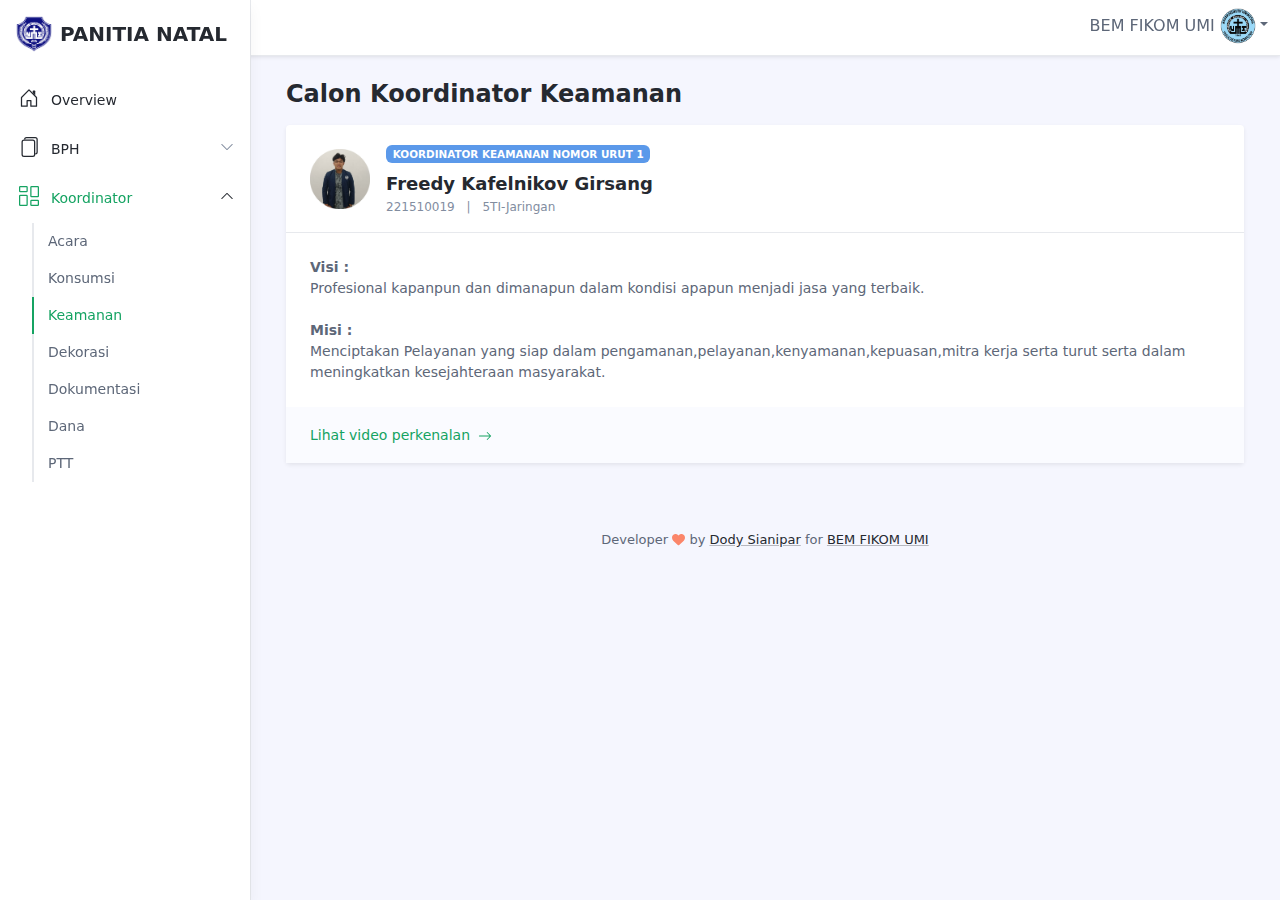
<file: keamanan.html>
<!DOCTYPE html>
<html lang="en">
  <head>
    <title>Panitia Natal</title>

    <!-- Meta -->
    <meta charset="utf-8" />
    <meta http-equiv="X-UA-Compatible" content="IE=edge" />
    <meta name="viewport" content="width=device-width, initial-scale=1.0" />

    <meta name="description" content="Portal - Bootstrap 5 Admin Dashboard Template For Developers" />
    <meta name="author" content="Xiaoying Riley at 3rd Wave Media" />
    <link rel="shortcut icon" href="logobem.ico" />

    <!-- FontAwesome JS-->
    <script defer src="assets/plugins/fontawesome/js/all.min.js"></script>

    <!-- App CSS -->
    <link id="theme-style" rel="stylesheet" href="assets/css/portal.css" />
  </head>

  <body class="app">
    <header class="app-header fixed-top">
      <div class="app-header-inner">
        <div class="container-fluid py-2">
          <div class="app-header-content">
            <div class="row justify-content-between align-items-center">
              <div class="col-auto">
                <a id="sidepanel-toggler" class="sidepanel-toggler d-inline-block d-xl-none" href="#">
                  <svg xmlns="http://www.w3.org/2000/svg" width="30" height="30" viewBox="0 0 30 30" role="img">
                    <title>Menu</title>
                    <path stroke="currentColor" stroke-linecap="round" stroke-miterlimit="10" stroke-width="2" d="M4 7h22M4 15h22M4 23h22"></path>
                  </svg>
                </a>
              </div>
              <div class="app-utilities col-auto">
                <div class="app-utility-item app-user-dropdown dropdown">
                  <a class="dropdown-toggle" id="user-dropdown-toggle" data-bs-toggle="dropdown" href="#" role="button" aria-expanded="false"> BEM FIKOM UMI <img src="assets/images/logobem.png" alt="user profile" /></a>
                </div>
                <!--//app-user-dropdown-->
              </div>
              <!--//app-utilities-->
            </div>
            <!--//row-->
          </div>
          <!--//app-header-content-->
        </div>
        <!--//container-fluid-->
      </div>
      <!--//app-header-inner-->
      <div id="app-sidepanel" class="app-sidepanel sidepanel-hidden">
        <div id="sidepanel-drop" class="sidepanel-drop"></div>
        <div class="sidepanel-inner d-flex flex-column">
          <a href="#" id="sidepanel-close" class="sidepanel-close d-xl-none">&times;</a>
          <div class="app-branding">
            <a class="app-logo" href="index.html"><img class="logo-icon me-2" src="assets/images/logoumi.png" alt="logo" /><span class="logo-text">PANITIA NATAL</span></a>
          </div>
          <!--//app-branding-->
          <nav id="app-nav-main" class="app-nav app-nav-main flex-grow-1">
            <ul class="app-menu list-unstyled accordion" id="menu-accordion">
              <li class="nav-item">
                <!--//Bootstrap Icons: https://icons.getbootstrap.com/ -->
                <a class="nav-link" href="index.html">
                  <span class="nav-icon">
                    <svg width="1em" height="1em" viewBox="0 0 16 16" class="bi bi-house-door" fill="currentColor" xmlns="http://www.w3.org/2000/svg">
                      <path
                        fill-rule="evenodd"
                        d="M7.646 1.146a.5.5 0 0 1 .708 0l6 6a.5.5 0 0 1 .146.354v7a.5.5 0 0 1-.5.5H9.5a.5.5 0 0 1-.5-.5v-4H7v4a.5.5 0 0 1-.5.5H2a.5.5 0 0 1-.5-.5v-7a.5.5 0 0 1 .146-.354l6-6zM2.5 7.707V14H6v-4a.5.5 0 0 1 .5-.5h3a.5.5 0 0 1 .5.5v4h3.5V7.707L8 2.207l-5.5 5.5z"
                      />
                      <path fill-rule="evenodd" d="M13 2.5V6l-2-2V2.5a.5.5 0 0 1 .5-.5h1a.5.5 0 0 1 .5.5z" />
                    </svg>
                  </span>
                  <span class="nav-link-text">Overview</span> </a
                ><!--//nav-link-->
              </li>
              <!--//nav-item-->

              <!--//nav-item-->

              <!--//nav-item-->
              <li class="nav-item has-submenu">
                <!--//Bootstrap Icons: https://icons.getbootstrap.com/ -->
                <a class="nav-link submenu-toggle" href="#" data-bs-toggle="collapse" data-bs-target="#submenu-1" aria-expanded="false" aria-controls="submenu-1">
                  <span class="nav-icon">
                    <!--//Bootstrap Icons: https://icons.getbootstrap.com/ -->
                    <svg width="1em" height="1em" viewBox="0 0 16 16" class="bi bi-files" fill="currentColor" xmlns="http://www.w3.org/2000/svg">
                      <path fill-rule="evenodd" d="M4 2h7a2 2 0 0 1 2 2v10a2 2 0 0 1-2 2H4a2 2 0 0 1-2-2V4a2 2 0 0 1 2-2zm0 1a1 1 0 0 0-1 1v10a1 1 0 0 0 1 1h7a1 1 0 0 0 1-1V4a1 1 0 0 0-1-1H4z" />
                      <path d="M6 0h7a2 2 0 0 1 2 2v10a2 2 0 0 1-2 2v-1a1 1 0 0 0 1-1V2a1 1 0 0 0-1-1H6a1 1 0 0 0-1 1H4a2 2 0 0 1 2-2z" />
                    </svg>
                  </span>
                  <span class="nav-link-text">BPH</span>
                  <span class="submenu-arrow">
                    <svg width="1em" height="1em" viewBox="0 0 16 16" class="bi bi-chevron-down" fill="currentColor" xmlns="http://www.w3.org/2000/svg">
                      <path fill-rule="evenodd" d="M1.646 4.646a.5.5 0 0 1 .708 0L8 10.293l5.646-5.647a.5.5 0 0 1 .708.708l-6 6a.5.5 0 0 1-.708 0l-6-6a.5.5 0 0 1 0-.708z" />
                    </svg> </span
                  ><!--//submenu-arrow--> </a
                ><!--//nav-link-->
                <div id="submenu-1" class="collapse submenu submenu-1" data-bs-parent="#menu-accordion">
                  <ul class="submenu-list list-unstyled">
                    <li class="submenu-item"><a class="submenu-link" href="ketua.html">Ketua</a></li>
                    <li class="submenu-item"><a class="submenu-link" href="waket.html">Wakil Ketua</a></li>
                    <li class="submenu-item"><a class="submenu-link" href="sekretaris.html">Sekretaris</a></li>
                    <li class="submenu-item"><a class="submenu-link" href="bendahara.html">Bendahara</a></li>
                  </ul>
                </div>
              </li>

              <!--//nav-item-->
              <li class="nav-item has-submenu">
                <!--//Bootstrap Icons: https://icons.getbootstrap.com/ -->
                <a class="nav-link submenu-toggle active" href="#" data-bs-toggle="collapse" data-bs-target="#submenu-2" aria-expanded="true" aria-controls="submenu-2">
                  <span class="nav-icon">
                    <!--//Bootstrap Icons: https://icons.getbootstrap.com/ -->
                    <svg width="1em" height="1em" viewBox="0 0 16 16" class="bi bi-columns-gap" fill="currentColor" xmlns="http://www.w3.org/2000/svg">
                      <path
                        fill-rule="evenodd"
                        d="M6 1H1v3h5V1zM1 0a1 1 0 0 0-1 1v3a1 1 0 0 0 1 1h5a1 1 0 0 0 1-1V1a1 1 0 0 0-1-1H1zm14 12h-5v3h5v-3zm-5-1a1 1 0 0 0-1 1v3a1 1 0 0 0 1 1h5a1 1 0 0 0 1-1v-3a1 1 0 0 0-1-1h-5zM6 8H1v7h5V8zM1 7a1 1 0 0 0-1 1v7a1 1 0 0 0 1 1h5a1 1 0 0 0 1-1V8a1 1 0 0 0-1-1H1zm14-6h-5v7h5V1zm-5-1a1 1 0 0 0-1 1v7a1 1 0 0 0 1 1h5a1 1 0 0 0 1-1V1a1 1 0 0 0-1-1h-5z"
                      />
                    </svg>
                  </span>
                  <span class="nav-link-text">Koordinator</span>
                  <span class="submenu-arrow">
                    <svg width="1em" height="1em" viewBox="0 0 16 16" class="bi bi-chevron-down" fill="currentColor" xmlns="http://www.w3.org/2000/svg">
                      <path fill-rule="evenodd" d="M1.646 4.646a.5.5 0 0 1 .708 0L8 10.293l5.646-5.647a.5.5 0 0 1 .708.708l-6 6a.5.5 0 0 1-.708 0l-6-6a.5.5 0 0 1 0-.708z" />
                    </svg> </span
                  ><!--//submenu-arrow--> </a
                ><!--//nav-link-->
                <div id="submenu-2" class="collapse submenu submenu-2 show" data-bs-parent="#menu-accordion">
                  <ul class="submenu-list list-unstyled">
                    <li class="submenu-item"><a class="submenu-link" href="acara.html">Acara</a></li>
                    <li class="submenu-item"><a class="submenu-link" href="konsumsi.html">Konsumsi</a></li>
                    <li class="submenu-item"><a class="submenu-link active" href="keamanan.html">Keamanan</a></li>
                    <li class="submenu-item"><a class="submenu-link" href="dekorasi.html">Dekorasi</a></li>
                    <li class="submenu-item"><a class="submenu-link" href="dokumentasi.html">Dokumentasi</a></li>
                    <li class="submenu-item"><a class="submenu-link" href="dana.html">Dana</a></li>
                    <li class="submenu-item"><a class="submenu-link" href="ptt.html">PTT</a></li>
                  </ul>
                </div>
              </li>
              </ul>
              <!--//footer-menu-->
            </nav>
          </div>
          <!--//app-sidepanel-footer-->
        </div>
        <!--//sidepanel-inner-->
      </div>
      <!--//app-sidepanel-->
    </header>
    <!--//app-header-->

    <div class="app-wrapper">
      <div class="app-content pt-3 p-md-3 p-lg-4">
        <div class="container-xl">
          <div class="position-relative mb-3">
            <div class="row g-3 justify-content-between">
              <div class="col-auto">
                <h1 class="app-page-title mb-0">Calon Koordinator Keamanan</h1>
              </div>
              <div class="col-auto">
                
                <!--//page-utilities-->
              </div>
            </div>
          </div>

          <div class="app-card app-card-notification shadow-sm mb-4">
            <div class="app-card-header px-4 py-3">
              <div class="row g-3 align-items-center">
                <div class="col-12 col-lg-auto text-center text-lg-start">
                  <img class="profile-image" src="assets/images/profiles/freedy.png" alt="Profil Joel" />
                </div>
                <!--//col-->
                <div class="col-12 col-lg-auto text-center text-lg-start">
                  <div class="notification-type mb-2"><span class="badge bg-info">Koordinator keamanan nomor urut 1</span></div>
                  <h4 class="notification-title mb-1">Freedy Kafelnikov Girsang</h4>
                  <ul class="notification-meta list-inline mb-0">
                    <li class="list-inline-item">221510019</li>
                    <li class="list-inline-item">|</li>
                    <li class="list-inline-item">5TI-Jaringan</li>
                  </ul>
                </div>
                <!--//col-->
              </div>
              <!--//row-->
            </div>
            <!--//app-card-header-->
            <div class="app-card-body p-4">
              <div class="notification-content">
                <b> Visi : </b> <br />
                Profesional kapanpun dan dimanapun dalam kondisi apapun menjadi jasa yang terbaik.
                <br />
                <br />
                <b> Misi : </b> <br />
                Menciptakan Pelayanan yang siap dalam pengamanan,pelayanan,kenyamanan,kepuasan,mitra kerja serta turut serta dalam meningkatkan kesejahteraan masyarakat.
              </div>
            </div>
            <!--//app-card-body-->
            <div class="app-card-footer px-4 py-3">
              <a class="action-link" href="https://www.instagram.com/p/Cy-1GRQvDwv/?hl=id"
                >Lihat video perkenalan<svg width="1em" height="1em" viewBox="0 0 16 16" class="bi bi-arrow-right ms-2" fill="currentColor" xmlns="http://www.w3.org/2000/svg">
                  <path fill-rule="evenodd" d="M1 8a.5.5 0 0 1 .5-.5h11.793l-3.147-3.146a.5.5 0 0 1 .708-.708l4 4a.5.5 0 0 1 0 .708l-4 4a.5.5 0 0 1-.708-.708L13.293 8.5H1.5A.5.5 0 0 1 1 8z" />
                </svg>
              </a>
            </div>
            <!--//app-card-footer-->
          </div>
          <!--//app-card-->
        </div>
        <!--//container-fluid-->
      </div>
      <!--//app-content-->

      <footer class="app-footer">
        <div class="container text-center py-3">
          <!--/* This template is free as long as you keep the footer attribution link. If you'd like to use the template without the attribution link, you can buy the commercial license via our website: themes.3rdwavemedia.com Thank you for your support. :) */-->
          <small class="copyright"
            >Developer <span class="sr-only">love</span><i class="fas fa-heart" style="color: #fb866a"></i> by <a class="app-link" href="https://www.instagram.com/dody.sianipar04/?hl=id" target="_blank">Dody Sianipar</a> for
            <a class="app-link" href="https://www.instagram.com/bemfikomumi_/?hl=id" target="_blank">BEM FIKOM UMI</a></small
          >
        </div>
      </footer>
      <!--//app-footer-->
    </div>

    <!--//app-wrapper-->

    <!-- Javascript -->
    <script src="assets/plugins/popper.min.js"></script>
    <script src="assets/plugins/bootstrap/js/bootstrap.min.js"></script>

    <!-- Page Specific JS -->
    <script src="assets/js/app.js"></script>
  </body>
</html>
</file>
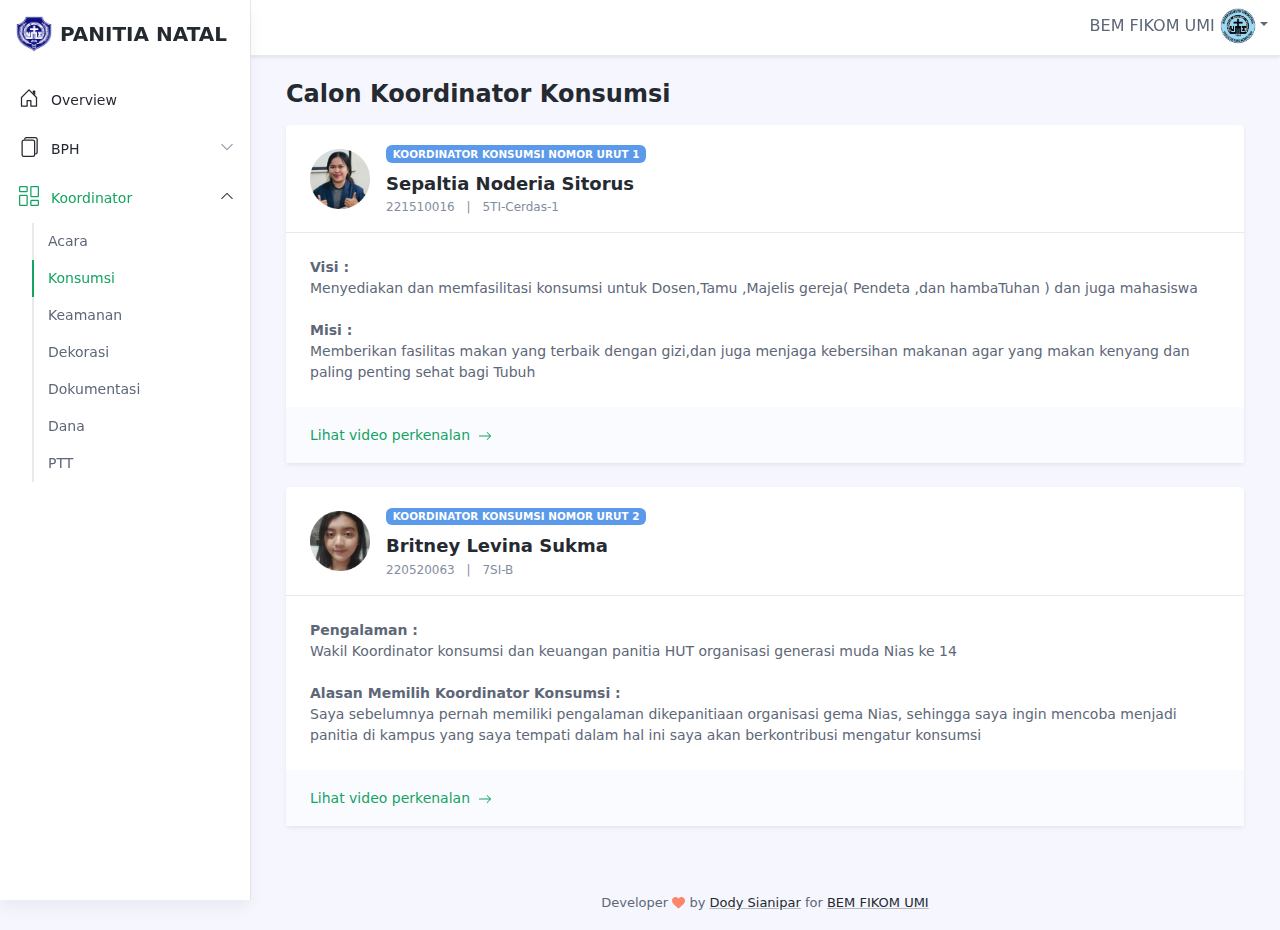
<file: konsumsi.html>
<!DOCTYPE html>
<html lang="en">
  <head>
    <title>Panitia Natal</title>

    <!-- Meta -->
    <meta charset="utf-8" />
    <meta http-equiv="X-UA-Compatible" content="IE=edge" />
    <meta name="viewport" content="width=device-width, initial-scale=1.0" />

    <meta name="description" content="Portal - Bootstrap 5 Admin Dashboard Template For Developers" />
    <meta name="author" content="Xiaoying Riley at 3rd Wave Media" />
    <link rel="shortcut icon" href="logobem.ico" />

    <!-- FontAwesome JS-->
    <script defer src="assets/plugins/fontawesome/js/all.min.js"></script>

    <!-- App CSS -->
    <link id="theme-style" rel="stylesheet" href="assets/css/portal.css" />
  </head>

  <body class="app">
    <header class="app-header fixed-top">
      <div class="app-header-inner">
        <div class="container-fluid py-2">
          <div class="app-header-content">
            <div class="row justify-content-between align-items-center">
              <div class="col-auto">
                <a id="sidepanel-toggler" class="sidepanel-toggler d-inline-block d-xl-none" href="#">
                  <svg xmlns="http://www.w3.org/2000/svg" width="30" height="30" viewBox="0 0 30 30" role="img">
                    <title>Menu</title>
                    <path stroke="currentColor" stroke-linecap="round" stroke-miterlimit="10" stroke-width="2" d="M4 7h22M4 15h22M4 23h22"></path>
                  </svg>
                </a>
              </div>
              <div class="app-utilities col-auto">
                <div class="app-utility-item app-user-dropdown dropdown">
                  <a class="dropdown-toggle" id="user-dropdown-toggle" data-bs-toggle="dropdown" href="#" role="button" aria-expanded="false"> BEM FIKOM UMI <img src="assets/images/logobem.png" alt="user profile" /></a>
                </div>
                <!--//app-user-dropdown-->
              </div>
              <!--//app-utilities-->
            </div>
            <!--//row-->
          </div>
          <!--//app-header-content-->
        </div>
        <!--//container-fluid-->
      </div>
      <!--//app-header-inner-->
      <div id="app-sidepanel" class="app-sidepanel sidepanel-hidden">
        <div id="sidepanel-drop" class="sidepanel-drop"></div>
        <div class="sidepanel-inner d-flex flex-column">
          <a href="#" id="sidepanel-close" class="sidepanel-close d-xl-none">&times;</a>
          <div class="app-branding">
            <a class="app-logo" href="index.html"><img class="logo-icon me-2" src="assets/images/logoumi.png" alt="logo" /><span class="logo-text">PANITIA NATAL</span></a>
          </div>
          <!--//app-branding-->
          <nav id="app-nav-main" class="app-nav app-nav-main flex-grow-1">
            <ul class="app-menu list-unstyled accordion" id="menu-accordion">
              <li class="nav-item">
                <!--//Bootstrap Icons: https://icons.getbootstrap.com/ -->
                <a class="nav-link" href="index.html">
                  <span class="nav-icon">
                    <svg width="1em" height="1em" viewBox="0 0 16 16" class="bi bi-house-door" fill="currentColor" xmlns="http://www.w3.org/2000/svg">
                      <path
                        fill-rule="evenodd"
                        d="M7.646 1.146a.5.5 0 0 1 .708 0l6 6a.5.5 0 0 1 .146.354v7a.5.5 0 0 1-.5.5H9.5a.5.5 0 0 1-.5-.5v-4H7v4a.5.5 0 0 1-.5.5H2a.5.5 0 0 1-.5-.5v-7a.5.5 0 0 1 .146-.354l6-6zM2.5 7.707V14H6v-4a.5.5 0 0 1 .5-.5h3a.5.5 0 0 1 .5.5v4h3.5V7.707L8 2.207l-5.5 5.5z"
                      />
                      <path fill-rule="evenodd" d="M13 2.5V6l-2-2V2.5a.5.5 0 0 1 .5-.5h1a.5.5 0 0 1 .5.5z" />
                    </svg>
                  </span>
                  <span class="nav-link-text">Overview</span> </a
                ><!--//nav-link-->
              </li>
              <!--//nav-item-->

              <!--//nav-item-->

              <!--//nav-item-->
              <li class="nav-item has-submenu">
                <!--//Bootstrap Icons: https://icons.getbootstrap.com/ -->
                <a class="nav-link submenu-toggle" href="#" data-bs-toggle="collapse" data-bs-target="#submenu-1" aria-expanded="false" aria-controls="submenu-1">
                  <span class="nav-icon">
                    <!--//Bootstrap Icons: https://icons.getbootstrap.com/ -->
                    <svg width="1em" height="1em" viewBox="0 0 16 16" class="bi bi-files" fill="currentColor" xmlns="http://www.w3.org/2000/svg">
                      <path fill-rule="evenodd" d="M4 2h7a2 2 0 0 1 2 2v10a2 2 0 0 1-2 2H4a2 2 0 0 1-2-2V4a2 2 0 0 1 2-2zm0 1a1 1 0 0 0-1 1v10a1 1 0 0 0 1 1h7a1 1 0 0 0 1-1V4a1 1 0 0 0-1-1H4z" />
                      <path d="M6 0h7a2 2 0 0 1 2 2v10a2 2 0 0 1-2 2v-1a1 1 0 0 0 1-1V2a1 1 0 0 0-1-1H6a1 1 0 0 0-1 1H4a2 2 0 0 1 2-2z" />
                    </svg>
                  </span>
                  <span class="nav-link-text">BPH</span>
                  <span class="submenu-arrow">
                    <svg width="1em" height="1em" viewBox="0 0 16 16" class="bi bi-chevron-down" fill="currentColor" xmlns="http://www.w3.org/2000/svg">
                      <path fill-rule="evenodd" d="M1.646 4.646a.5.5 0 0 1 .708 0L8 10.293l5.646-5.647a.5.5 0 0 1 .708.708l-6 6a.5.5 0 0 1-.708 0l-6-6a.5.5 0 0 1 0-.708z" />
                    </svg> </span
                  ><!--//submenu-arrow--> </a
                ><!--//nav-link-->
                <div id="submenu-1" class="collapse submenu submenu-1" data-bs-parent="#menu-accordion">
                  <ul class="submenu-list list-unstyled">
                    <li class="submenu-item"><a class="submenu-link" href="ketua.html">Ketua</a></li>
                    <li class="submenu-item"><a class="submenu-link" href="waket.html">Wakil Ketua</a></li>
                    <li class="submenu-item"><a class="submenu-link" href="sekretaris.html">Sekretaris</a></li>
                    <li class="submenu-item"><a class="submenu-link" href="bendahara.html">Bendahara</a></li>
                  </ul>
                </div>
              </li>

              <!--//nav-item-->
              <li class="nav-item has-submenu">
                <!--//Bootstrap Icons: https://icons.getbootstrap.com/ -->
                <a class="nav-link submenu-toggle active" href="#" data-bs-toggle="collapse" data-bs-target="#submenu-2" aria-expanded="true" aria-controls="submenu-2">
                  <span class="nav-icon">
                    <!--//Bootstrap Icons: https://icons.getbootstrap.com/ -->
                    <svg width="1em" height="1em" viewBox="0 0 16 16" class="bi bi-columns-gap" fill="currentColor" xmlns="http://www.w3.org/2000/svg">
                      <path
                        fill-rule="evenodd"
                        d="M6 1H1v3h5V1zM1 0a1 1 0 0 0-1 1v3a1 1 0 0 0 1 1h5a1 1 0 0 0 1-1V1a1 1 0 0 0-1-1H1zm14 12h-5v3h5v-3zm-5-1a1 1 0 0 0-1 1v3a1 1 0 0 0 1 1h5a1 1 0 0 0 1-1v-3a1 1 0 0 0-1-1h-5zM6 8H1v7h5V8zM1 7a1 1 0 0 0-1 1v7a1 1 0 0 0 1 1h5a1 1 0 0 0 1-1V8a1 1 0 0 0-1-1H1zm14-6h-5v7h5V1zm-5-1a1 1 0 0 0-1 1v7a1 1 0 0 0 1 1h5a1 1 0 0 0 1-1V1a1 1 0 0 0-1-1h-5z"
                      />
                    </svg>
                  </span>
                  <span class="nav-link-text">Koordinator</span>
                  <span class="submenu-arrow">
                    <svg width="1em" height="1em" viewBox="0 0 16 16" class="bi bi-chevron-down" fill="currentColor" xmlns="http://www.w3.org/2000/svg">
                      <path fill-rule="evenodd" d="M1.646 4.646a.5.5 0 0 1 .708 0L8 10.293l5.646-5.647a.5.5 0 0 1 .708.708l-6 6a.5.5 0 0 1-.708 0l-6-6a.5.5 0 0 1 0-.708z" />
                    </svg> </span
                  ><!--//submenu-arrow--> </a
                ><!--//nav-link-->
                <div id="submenu-2" class="collapse submenu submenu-2 show" data-bs-parent="#menu-accordion">
                  <ul class="submenu-list list-unstyled">
                    <li class="submenu-item"><a class="submenu-link" href="acara.html">Acara</a></li>
                    <li class="submenu-item"><a class="submenu-link active" href="konsumsi.html">Konsumsi</a></li>
                    <li class="submenu-item"><a class="submenu-link" href="keamanan.html">Keamanan</a></li>
                    <li class="submenu-item"><a class="submenu-link" href="dekorasi.html">Dekorasi</a></li>
                    <li class="submenu-item"><a class="submenu-link" href="dokumentasi.html">Dokumentasi</a></li>
                    <li class="submenu-item"><a class="submenu-link" href="dana.html">Dana</a></li>
                    <li class="submenu-item"><a class="submenu-link" href="ptt.html">PTT</a></li>
                  </ul>
                </div>
              </li>
              <!--//nav-item-->
              </ul>
              <!--//footer-menu-->
            </nav>
          </div>
          <!--//app-sidepanel-footer-->
        </div>
        <!--//sidepanel-inner-->
      </div>
      <!--//app-sidepanel-->
    </header>
    <!--//app-header-->

    <div class="app-wrapper">
      <div class="app-content pt-3 p-md-3 p-lg-4">
        <div class="container-xl">
          <div class="position-relative mb-3">
            <div class="row g-3 justify-content-between">
              <div class="col-auto">
                <h1 class="app-page-title mb-0">Calon Koordinator Konsumsi</h1>
              </div>
              <div class="col-auto">
                
                <!--//page-utilities-->
              </div>
            </div>
          </div>

          <div class="app-card app-card-notification shadow-sm mb-4">
            <div class="app-card-header px-4 py-3">
              <div class="row g-3 align-items-center">
                <div class="col-12 col-lg-auto text-center text-lg-start">
                  <img class="profile-image" src="assets/images/profiles/sepaltia.png" alt="Profil Joel" />
                </div>
                <!--//col-->
                <div class="col-12 col-lg-auto text-center text-lg-start">
                  <div class="notification-type mb-2"><span class="badge bg-info">Koordinator konsumsi nomor urut 1</span></div>
                  <h4 class="notification-title mb-1">Sepaltia Noderia Sitorus</h4>

                  <ul class="notification-meta list-inline mb-0">
                    <li class="list-inline-item">221510016</li>
                    <li class="list-inline-item">|</li>
                    <li class="list-inline-item">5TI-Cerdas-1</li>
                  </ul>
                </div>
                <!--//col-->
              </div>
              <!--//row-->
            </div>
            <!--//app-card-header-->
            <div class="app-card-body p-4">
              <div class="notification-content">
                
                <b> Visi : </b> <br />
                Menyediakan dan memfasilitasi konsumsi untuk Dosen,Tamu ,Majelis gereja( Pendeta ,dan hambaTuhan ) dan juga mahasiswa <br />
                <br />
                <b> Misi : </b> <br />
                Memberikan fasilitas makan yang terbaik dengan gizi,dan juga menjaga kebersihan makanan agar yang makan kenyang dan paling penting sehat bagi Tubuh
              </div>
            </div>
            <!--//app-card-body-->
            <div class="app-card-footer px-4 py-3">
              <a class="action-link" href="https://www.instagram.com/p/Cy-2L_rvPGw/?hl=id"
                >Lihat video perkenalan<svg width="1em" height="1em" viewBox="0 0 16 16" class="bi bi-arrow-right ms-2" fill="currentColor" xmlns="http://www.w3.org/2000/svg">
                  <path fill-rule="evenodd" d="M1 8a.5.5 0 0 1 .5-.5h11.793l-3.147-3.146a.5.5 0 0 1 .708-.708l4 4a.5.5 0 0 1 0 .708l-4 4a.5.5 0 0 1-.708-.708L13.293 8.5H1.5A.5.5 0 0 1 1 8z" />
                </svg>
              </a>
            </div>
            <!--//app-card-footer-->
          </div>
          <!--//app-card-->
          <div class="app-card app-card-notification shadow-sm mb-4">
            <div class="app-card-header px-4 py-3">
              <div class="row g-3 align-items-center">
                <div class="col-12 col-lg-auto text-center text-lg-start">
                  <img class="profile-image" src="assets/images/profiles/britney.png" alt="Profil Joel" />
                </div>
                <!--//col-->
                <div class="col-12 col-lg-auto text-center text-lg-start">
                  <div class="notification-type mb-2"><span class="badge bg-info">Koordinator konsumsi nomor urut 2</span></div>
                  <h4 class="notification-title mb-1">Britney Levina Sukma</h4>
    
                  <ul class="notification-meta list-inline mb-0">
                    <li class="list-inline-item">220520063</li>
                    <li class="list-inline-item">|</li>
                    <li class="list-inline-item">7SI-B</li>
                  </ul>
                </div>
                <!--//col-->
              </div>
              <!--//row-->
            </div>
            <!--//app-card-header-->
            <div class="app-card-body p-4">
              <div class="notification-content">
                <b> Pengalaman : </b>
                 <br />
                 Wakil Koordinator konsumsi dan keuangan panitia HUT
                 organisasi generasi muda Nias ke 14
                 <br />
                <br />
                <b> Alasan Memilih Koordinator Konsumsi : </b> <br />
                Saya sebelumnya pernah memiliki pengalaman dikepanitiaan organisasi gema Nias, sehingga saya ingin mencoba menjadi panitia di kampus yang saya tempati dalam hal ini saya akan berkontribusi mengatur konsumsi
              </div>
            </div>
            <!--//app-card-body-->
            <div class="app-card-footer px-4 py-3">
              <a class="action-link" href="#blank"
                >Lihat video perkenalan<svg width="1em" height="1em" viewBox="0 0 16 16" class="bi bi-arrow-right ms-2" fill="currentColor" xmlns="http://www.w3.org/2000/svg">
                  <path fill-rule="evenodd" d="M1 8a.5.5 0 0 1 .5-.5h11.793l-3.147-3.146a.5.5 0 0 1 .708-.708l4 4a.5.5 0 0 1 0 .708l-4 4a.5.5 0 0 1-.708-.708L13.293 8.5H1.5A.5.5 0 0 1 1 8z" />
                </svg>
              </a>
            </div>
            <!--//app-card-footer-->
          </div>
          <!--//app-card-->
        </div>
        <!--//container-fluid-->
      </div>
      
      <footer class="app-footer">
        <div class="container text-center py-3">
          <!--/* This template is free as long as you keep the footer attribution link. If you'd like to use the template without the attribution link, you can buy the commercial license via our website: themes.3rdwavemedia.com Thank you for your support. :) */-->
          <small class="copyright"
            >Developer <span class="sr-only">love</span><i class="fas fa-heart" style="color: #fb866a"></i> by <a class="app-link" href="https://www.instagram.com/dody.sianipar04/?hl=id" target="_blank">Dody Sianipar</a> for
            <a class="app-link" href="https://www.instagram.com/bemfikomumi_/?hl=id" target="_blank">BEM FIKOM UMI</a></small
          >
        </div>
      </footer>
      <!--//app-footer-->
    </div>

    <!--//app-wrapper-->

    <!-- Javascript -->
    <script src="assets/plugins/popper.min.js"></script>
    <script src="assets/plugins/bootstrap/js/bootstrap.min.js"></script>

    <!-- Page Specific JS -->
    <script src="assets/js/app.js"></script>
  </body>
</html>
</file>
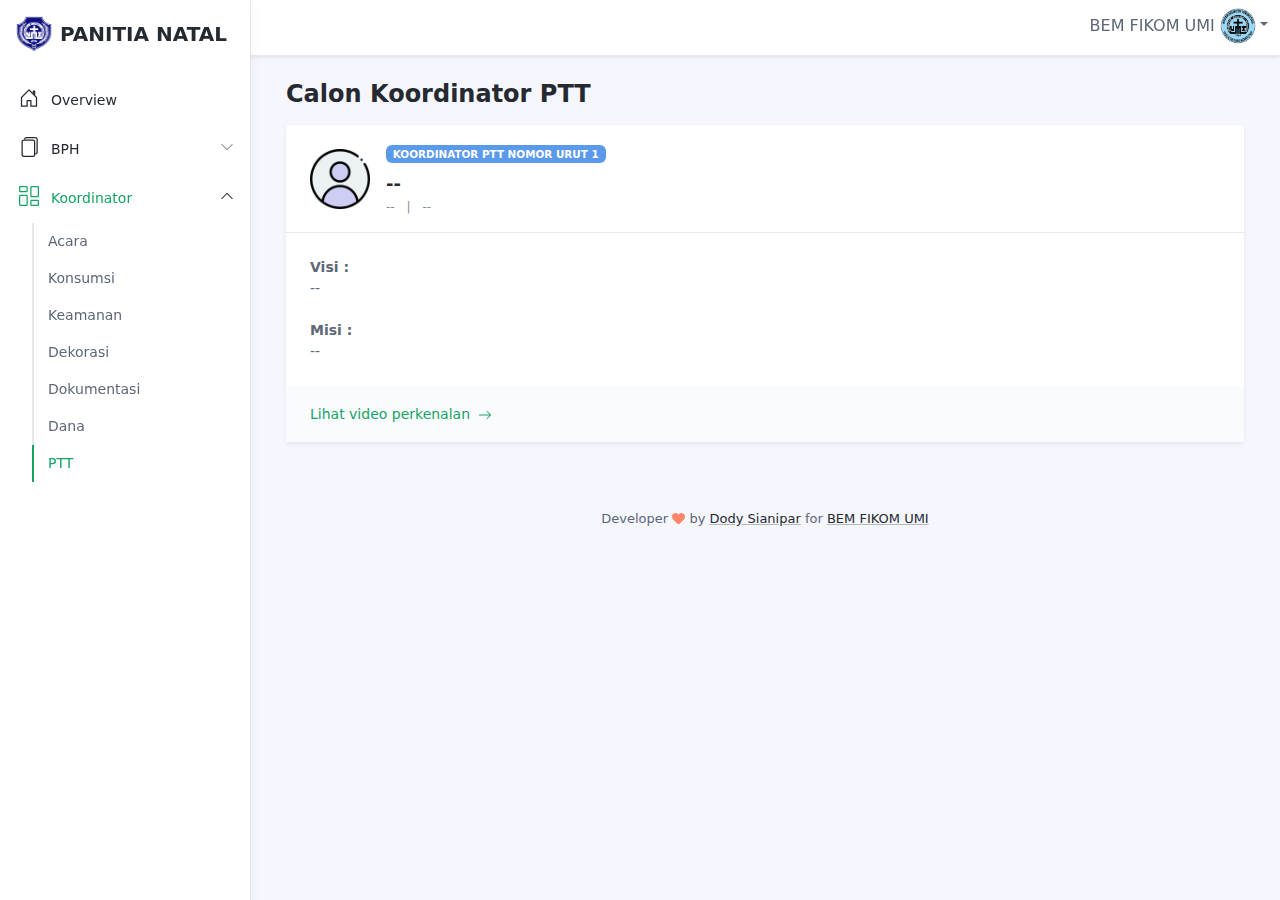
<file: ptt.html>
<!DOCTYPE html>
<html lang="en">
  <head>
    <title>Panitia Natal</title>

    <!-- Meta -->
    <meta charset="utf-8" />
    <meta http-equiv="X-UA-Compatible" content="IE=edge" />
    <meta name="viewport" content="width=device-width, initial-scale=1.0" />

    <meta name="description" content="Portal - Bootstrap 5 Admin Dashboard Template For Developers" />
    <meta name="author" content="Xiaoying Riley at 3rd Wave Media" />
    <link rel="shortcut icon" href="logobem.ico" />

    <!-- FontAwesome JS-->
    <script defer src="assets/plugins/fontawesome/js/all.min.js"></script>

    <!-- App CSS -->
    <link id="theme-style" rel="stylesheet" href="assets/css/portal.css" />
  </head>

  <body class="app">
    <header class="app-header fixed-top">
      <div class="app-header-inner">
        <div class="container-fluid py-2">
          <div class="app-header-content">
            <div class="row justify-content-between align-items-center">
              <div class="col-auto">
                <a id="sidepanel-toggler" class="sidepanel-toggler d-inline-block d-xl-none" href="#">
                  <svg xmlns="http://www.w3.org/2000/svg" width="30" height="30" viewBox="0 0 30 30" role="img">
                    <title>Menu</title>
                    <path stroke="currentColor" stroke-linecap="round" stroke-miterlimit="10" stroke-width="2" d="M4 7h22M4 15h22M4 23h22"></path>
                  </svg>
                </a>
              </div>
              <div class="app-utilities col-auto">
                <div class="app-utility-item app-user-dropdown dropdown">
                  <a class="dropdown-toggle" id="user-dropdown-toggle" data-bs-toggle="dropdown" href="#" role="button" aria-expanded="false"> BEM FIKOM UMI <img src="assets/images/logobem.png" alt="user profile" /></a>
                </div>
                <!--//app-user-dropdown-->
              </div>
              <!--//app-utilities-->
            </div>
            <!--//row-->
          </div>
          <!--//app-header-content-->
        </div>
        <!--//container-fluid-->
      </div>
      <!--//app-header-inner-->
      <div id="app-sidepanel" class="app-sidepanel sidepanel-hidden">
        <div id="sidepanel-drop" class="sidepanel-drop"></div>
        <div class="sidepanel-inner d-flex flex-column">
          <a href="#" id="sidepanel-close" class="sidepanel-close d-xl-none">&times;</a>
          <div class="app-branding">
            <a class="app-logo" href="index.html"><img class="logo-icon me-2" src="assets/images/logoumi.png" alt="logo" /><span class="logo-text">PANITIA NATAL</span></a>
          </div>
          <!--//app-branding-->
          <nav id="app-nav-main" class="app-nav app-nav-main flex-grow-1">
            <ul class="app-menu list-unstyled accordion" id="menu-accordion">
              <li class="nav-item">
                <!--//Bootstrap Icons: https://icons.getbootstrap.com/ -->
                <a class="nav-link" href="index.html">
                  <span class="nav-icon">
                    <svg width="1em" height="1em" viewBox="0 0 16 16" class="bi bi-house-door" fill="currentColor" xmlns="http://www.w3.org/2000/svg">
                      <path
                        fill-rule="evenodd"
                        d="M7.646 1.146a.5.5 0 0 1 .708 0l6 6a.5.5 0 0 1 .146.354v7a.5.5 0 0 1-.5.5H9.5a.5.5 0 0 1-.5-.5v-4H7v4a.5.5 0 0 1-.5.5H2a.5.5 0 0 1-.5-.5v-7a.5.5 0 0 1 .146-.354l6-6zM2.5 7.707V14H6v-4a.5.5 0 0 1 .5-.5h3a.5.5 0 0 1 .5.5v4h3.5V7.707L8 2.207l-5.5 5.5z"
                      />
                      <path fill-rule="evenodd" d="M13 2.5V6l-2-2V2.5a.5.5 0 0 1 .5-.5h1a.5.5 0 0 1 .5.5z" />
                    </svg>
                  </span>
                  <span class="nav-link-text">Overview</span> </a
                ><!--//nav-link-->
              </li>
              <!--//nav-item-->

              <!--//nav-item-->

              <!--//nav-item-->
              <li class="nav-item has-submenu">
                <!--//Bootstrap Icons: https://icons.getbootstrap.com/ -->
                <a class="nav-link submenu-toggle" href="#" data-bs-toggle="collapse" data-bs-target="#submenu-1" aria-expanded="false" aria-controls="submenu-1">
                  <span class="nav-icon">
                    <!--//Bootstrap Icons: https://icons.getbootstrap.com/ -->
                    <svg width="1em" height="1em" viewBox="0 0 16 16" class="bi bi-files" fill="currentColor" xmlns="http://www.w3.org/2000/svg">
                      <path fill-rule="evenodd" d="M4 2h7a2 2 0 0 1 2 2v10a2 2 0 0 1-2 2H4a2 2 0 0 1-2-2V4a2 2 0 0 1 2-2zm0 1a1 1 0 0 0-1 1v10a1 1 0 0 0 1 1h7a1 1 0 0 0 1-1V4a1 1 0 0 0-1-1H4z" />
                      <path d="M6 0h7a2 2 0 0 1 2 2v10a2 2 0 0 1-2 2v-1a1 1 0 0 0 1-1V2a1 1 0 0 0-1-1H6a1 1 0 0 0-1 1H4a2 2 0 0 1 2-2z" />
                    </svg>
                  </span>
                  <span class="nav-link-text">BPH</span>
                  <span class="submenu-arrow">
                    <svg width="1em" height="1em" viewBox="0 0 16 16" class="bi bi-chevron-down" fill="currentColor" xmlns="http://www.w3.org/2000/svg">
                      <path fill-rule="evenodd" d="M1.646 4.646a.5.5 0 0 1 .708 0L8 10.293l5.646-5.647a.5.5 0 0 1 .708.708l-6 6a.5.5 0 0 1-.708 0l-6-6a.5.5 0 0 1 0-.708z" />
                    </svg> </span
                  ><!--//submenu-arrow--> </a
                ><!--//nav-link-->
                <div id="submenu-1" class="collapse submenu submenu-1" data-bs-parent="#menu-accordion">
                  <ul class="submenu-list list-unstyled">
                    <li class="submenu-item"><a class="submenu-link" href="ketua.html">Ketua</a></li>
                    <li class="submenu-item"><a class="submenu-link" href="waket.html">Wakil Ketua</a></li>
                    <li class="submenu-item"><a class="submenu-link" href="sekretaris.html">Sekretaris</a></li>
                    <li class="submenu-item"><a class="submenu-link" href="bendahara.html">Bendahara</a></li>
                  </ul>
                </div>
              </li>

              <!--//nav-item-->
              <li class="nav-item has-submenu">
                <!--//Bootstrap Icons: https://icons.getbootstrap.com/ -->
                <a class="nav-link submenu-toggle active" href="#" data-bs-toggle="collapse" data-bs-target="#submenu-2" aria-expanded="true" aria-controls="submenu-2">
                  <span class="nav-icon">
                    <!--//Bootstrap Icons: https://icons.getbootstrap.com/ -->
                    <svg width="1em" height="1em" viewBox="0 0 16 16" class="bi bi-columns-gap" fill="currentColor" xmlns="http://www.w3.org/2000/svg">
                      <path
                        fill-rule="evenodd"
                        d="M6 1H1v3h5V1zM1 0a1 1 0 0 0-1 1v3a1 1 0 0 0 1 1h5a1 1 0 0 0 1-1V1a1 1 0 0 0-1-1H1zm14 12h-5v3h5v-3zm-5-1a1 1 0 0 0-1 1v3a1 1 0 0 0 1 1h5a1 1 0 0 0 1-1v-3a1 1 0 0 0-1-1h-5zM6 8H1v7h5V8zM1 7a1 1 0 0 0-1 1v7a1 1 0 0 0 1 1h5a1 1 0 0 0 1-1V8a1 1 0 0 0-1-1H1zm14-6h-5v7h5V1zm-5-1a1 1 0 0 0-1 1v7a1 1 0 0 0 1 1h5a1 1 0 0 0 1-1V1a1 1 0 0 0-1-1h-5z"
                      />
                    </svg>
                  </span>
                  <span class="nav-link-text">Koordinator</span>
                  <span class="submenu-arrow">
                    <svg width="1em" height="1em" viewBox="0 0 16 16" class="bi bi-chevron-down" fill="currentColor" xmlns="http://www.w3.org/2000/svg">
                      <path fill-rule="evenodd" d="M1.646 4.646a.5.5 0 0 1 .708 0L8 10.293l5.646-5.647a.5.5 0 0 1 .708.708l-6 6a.5.5 0 0 1-.708 0l-6-6a.5.5 0 0 1 0-.708z" />
                    </svg> </span
                  ><!--//submenu-arrow--> </a
                ><!--//nav-link-->
                <div id="submenu-2" class="collapse submenu submenu-2 show" data-bs-parent="#menu-accordion">
                  <ul class="submenu-list list-unstyled">
                    <li class="submenu-item"><a class="submenu-link" href="acara.html">Acara</a></li>
                    <li class="submenu-item"><a class="submenu-link" href="konsumsi.html">Konsumsi</a></li>
                    <li class="submenu-item"><a class="submenu-link" href="keamanan.html">Keamanan</a></li>
                    <li class="submenu-item"><a class="submenu-link" href="dekorasi.html">Dekorasi</a></li>
                    <li class="submenu-item"><a class="submenu-link" href="dokumentasi.html">Dokumentasi</a></li>
                    <li class="submenu-item"><a class="submenu-link" href="dana.html">Dana</a></li>
                    <li class="submenu-item"><a class="submenu-link active" href="ptt.html">PTT</a></li>
                  </ul>
                </div>
              </li>
              </ul>
              <!--//footer-menu-->
            </nav>
          </div>
          <!--//app-sidepanel-footer-->
        </div>
        <!--//sidepanel-inner-->
      </div>
      <!--//app-sidepanel-->
    </header>
    <!--//app-header-->

    <div class="app-wrapper">
      <div class="app-content pt-3 p-md-3 p-lg-4">
        <div class="container-xl">
          <div class="position-relative mb-3">
            <div class="row g-3 justify-content-between">
              <div class="col-auto">
                <h1 class="app-page-title mb-0">Calon Koordinator PTT</h1>
              </div>
              <div class="col-auto">
                <!--//page-utilities-->
              </div>
            </div>
          </div>

          <div class="app-card app-card-notification shadow-sm mb-4">
            <div class="app-card-header px-4 py-3">
              <div class="row g-3 align-items-center">
                <div class="col-12 col-lg-auto text-center text-lg-start">
                  <img class="profile-image" src="assets/images/profiles/user.png" alt="Profil Joel" />
                </div>
                <!--//col-->
                <div class="col-12 col-lg-auto text-center text-lg-start">
                  <div class="notification-type mb-2"><span class="badge bg-info">Koordinator ptt nomor urut 1</span></div>
                  <h4 class="notification-title mb-1">--</h4>
                  <ul class="notification-meta list-inline mb-0">
                    <li class="list-inline-item">--</li>
                    <li class="list-inline-item">|</li>
                    <li class="list-inline-item">--</li>
                  </ul>
                </div>
                <!--//col-->
              </div>
              <!--//row-->
            </div>
            <!--//app-card-header-->
            <div class="app-card-body p-4">
              <div class="notification-content">
                <b> Visi : </b> <br />
                --
                <br />
                <br />
                <b> Misi : </b> <br />
                --
              </div>
            </div>
            <!--//app-card-body-->
            <div class="app-card-footer px-4 py-3">
              <a class="action-link" href="#blank"
                >Lihat video perkenalan<svg width="1em" height="1em" viewBox="0 0 16 16" class="bi bi-arrow-right ms-2" fill="currentColor" xmlns="http://www.w3.org/2000/svg">
                  <path fill-rule="evenodd" d="M1 8a.5.5 0 0 1 .5-.5h11.793l-3.147-3.146a.5.5 0 0 1 .708-.708l4 4a.5.5 0 0 1 0 .708l-4 4a.5.5 0 0 1-.708-.708L13.293 8.5H1.5A.5.5 0 0 1 1 8z" />
                </svg>
              </a>
            </div>
            <!--//app-card-footer-->
          </div>
          <!--//app-card-->
        </div>
        <!--//container-fluid-->
      </div>
      <!--//app-content-->

      <footer class="app-footer">
        <div class="container text-center py-3">
          <!--/* This template is free as long as you keep the footer attribution link. If you'd like to use the template without the attribution link, you can buy the commercial license via our website: themes.3rdwavemedia.com Thank you for your support. :) */-->
          <small class="copyright"
            >Developer <span class="sr-only">love</span><i class="fas fa-heart" style="color: #fb866a"></i> by <a class="app-link" href="https://www.instagram.com/dody.sianipar04/?hl=id" target="_blank">Dody Sianipar</a> for
            <a class="app-link" href="https://www.instagram.com/bemfikomumi_/?hl=id" target="_blank">BEM FIKOM UMI</a></small
          >
        </div>
      </footer>
      <!--//app-footer-->
    </div>

    <!--//app-wrapper-->

    <!-- Javascript -->
    <script src="assets/plugins/popper.min.js"></script>
    <script src="assets/plugins/bootstrap/js/bootstrap.min.js"></script>

    <!-- Page Specific JS -->
    <script src="assets/js/app.js"></script>
  </body>
</html>
</file>
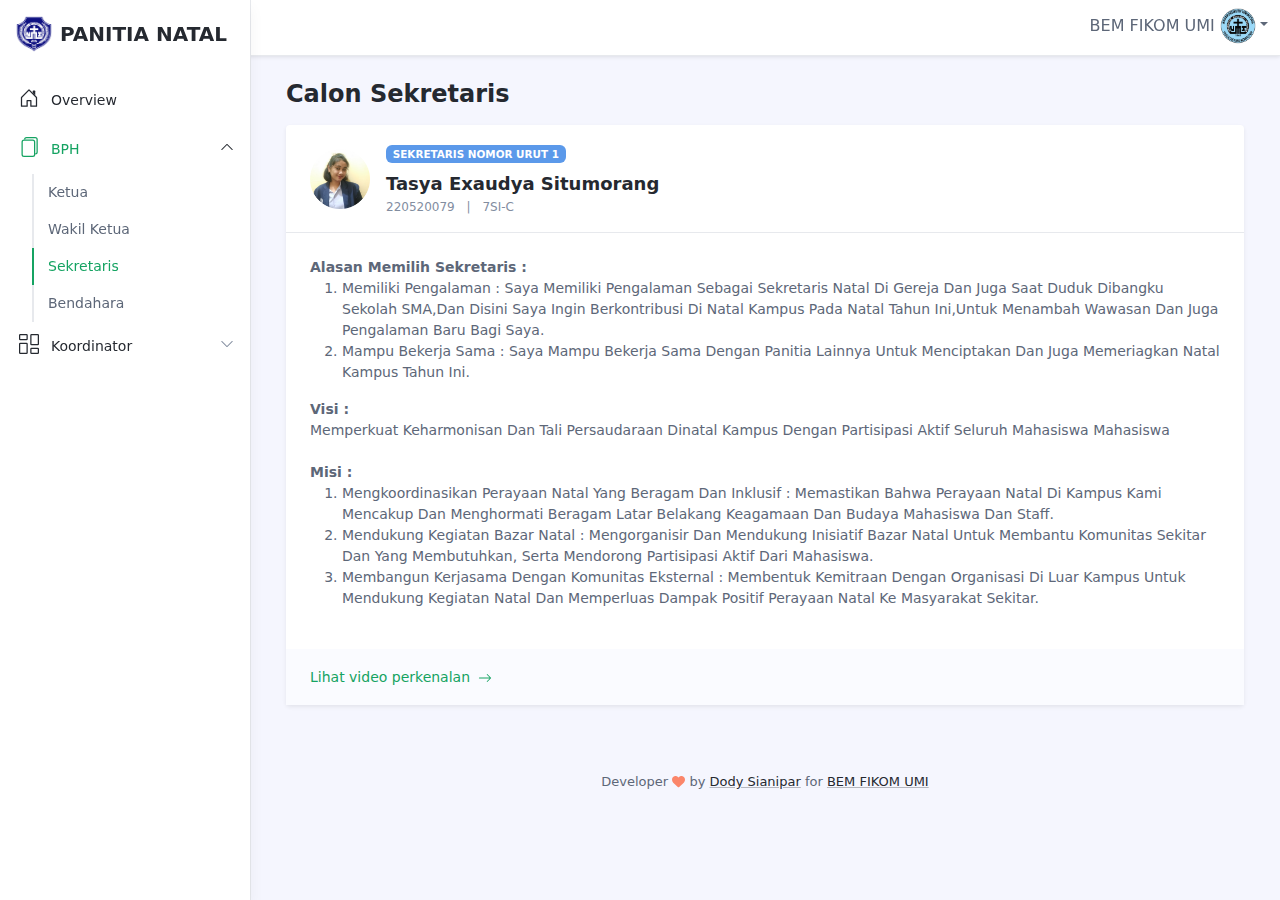
<file: sekretaris.html>
<!DOCTYPE html>
<html lang="en">
  <head>
    <title>Panitia Natal</title>

    <!-- Meta -->
    <meta charset="utf-8" />
    <meta http-equiv="X-UA-Compatible" content="IE=edge" />
    <meta name="viewport" content="width=device-width, initial-scale=1.0" />

    <meta name="description" content="Portal - Bootstrap 5 Admin Dashboard Template For Developers" />
    <meta name="author" content="Xiaoying Riley at 3rd Wave Media" />
    <link rel="shortcut icon" href="logobem.ico" />

    <!-- FontAwesome JS-->
    <script defer src="assets/plugins/fontawesome/js/all.min.js"></script>

    <!-- App CSS -->
    <link id="theme-style" rel="stylesheet" href="assets/css/portal.css" />
  </head>

  <body class="app">
    <header class="app-header fixed-top">
      <div class="app-header-inner">
        <div class="container-fluid py-2">
          <div class="app-header-content">
            <div class="row justify-content-between align-items-center">
              <div class="col-auto">
                <a id="sidepanel-toggler" class="sidepanel-toggler d-inline-block d-xl-none" href="#">
                  <svg xmlns="http://www.w3.org/2000/svg" width="30" height="30" viewBox="0 0 30 30" role="img">
                    <title>Menu</title>
                    <path stroke="currentColor" stroke-linecap="round" stroke-miterlimit="10" stroke-width="2" d="M4 7h22M4 15h22M4 23h22"></path>
                  </svg>
                </a>
              </div>
              <div class="app-utilities col-auto">
                <div class="app-utility-item app-user-dropdown dropdown">
                  <a class="dropdown-toggle" id="user-dropdown-toggle" data-bs-toggle="dropdown" href="#" role="button" aria-expanded="false"> BEM FIKOM UMI <img src="assets/images/logobem.png" alt="user profile" /></a>
                </div>
                <!--//app-user-dropdown-->
              </div>
              <!--//app-utilities-->
            </div>
            <!--//row-->
          </div>
          <!--//app-header-content-->
        </div>
        <!--//container-fluid-->
      </div>
      <!--//app-header-inner-->
      <div id="app-sidepanel" class="app-sidepanel sidepanel-hidden">
        <div id="sidepanel-drop" class="sidepanel-drop"></div>
        <div class="sidepanel-inner d-flex flex-column">
          <a href="#" id="sidepanel-close" class="sidepanel-close d-xl-none">&times;</a>
          <div class="app-branding">
            <a class="app-logo" href="index.html"><img class="logo-icon me-2" src="assets/images/logoumi.png" alt="logo" /><span class="logo-text">PANITIA NATAL</span></a>
          </div>
          <!--//app-branding-->
          <nav id="app-nav-main" class="app-nav app-nav-main flex-grow-1">
            <ul class="app-menu list-unstyled accordion" id="menu-accordion">
              <li class="nav-item">
                <!--//Bootstrap Icons: https://icons.getbootstrap.com/ -->
                <a class="nav-link" href="index.html">
                  <span class="nav-icon">
                    <svg width="1em" height="1em" viewBox="0 0 16 16" class="bi bi-house-door" fill="currentColor" xmlns="http://www.w3.org/2000/svg">
                      <path
                        fill-rule="evenodd"
                        d="M7.646 1.146a.5.5 0 0 1 .708 0l6 6a.5.5 0 0 1 .146.354v7a.5.5 0 0 1-.5.5H9.5a.5.5 0 0 1-.5-.5v-4H7v4a.5.5 0 0 1-.5.5H2a.5.5 0 0 1-.5-.5v-7a.5.5 0 0 1 .146-.354l6-6zM2.5 7.707V14H6v-4a.5.5 0 0 1 .5-.5h3a.5.5 0 0 1 .5.5v4h3.5V7.707L8 2.207l-5.5 5.5z"
                      />
                      <path fill-rule="evenodd" d="M13 2.5V6l-2-2V2.5a.5.5 0 0 1 .5-.5h1a.5.5 0 0 1 .5.5z" />
                    </svg>
                  </span>
                  <span class="nav-link-text">Overview</span> </a
                ><!--//nav-link-->
              </li>
              <!--//nav-item-->

              <!--//nav-item-->

              <!--//nav-item-->
              <li class="nav-item has-submenu">
                <!--//Bootstrap Icons: https://icons.getbootstrap.com/ -->
                <a class="nav-link submenu-toggle active" href="#" data-bs-toggle="collapse" data-bs-target="#submenu-1" aria-expanded="true" aria-controls="submenu-1">
                  <span class="nav-icon">
                    <!--//Bootstrap Icons: https://icons.getbootstrap.com/ -->
                    <svg width="1em" height="1em" viewBox="0 0 16 16" class="bi bi-files" fill="currentColor" xmlns="http://www.w3.org/2000/svg">
                      <path fill-rule="evenodd" d="M4 2h7a2 2 0 0 1 2 2v10a2 2 0 0 1-2 2H4a2 2 0 0 1-2-2V4a2 2 0 0 1 2-2zm0 1a1 1 0 0 0-1 1v10a1 1 0 0 0 1 1h7a1 1 0 0 0 1-1V4a1 1 0 0 0-1-1H4z" />
                      <path d="M6 0h7a2 2 0 0 1 2 2v10a2 2 0 0 1-2 2v-1a1 1 0 0 0 1-1V2a1 1 0 0 0-1-1H6a1 1 0 0 0-1 1H4a2 2 0 0 1 2-2z" />
                    </svg>
                  </span>
                  <span class="nav-link-text">BPH</span>
                  <span class="submenu-arrow">
                    <svg width="1em" height="1em" viewBox="0 0 16 16" class="bi bi-chevron-down" fill="currentColor" xmlns="http://www.w3.org/2000/svg">
                      <path fill-rule="evenodd" d="M1.646 4.646a.5.5 0 0 1 .708 0L8 10.293l5.646-5.647a.5.5 0 0 1 .708.708l-6 6a.5.5 0 0 1-.708 0l-6-6a.5.5 0 0 1 0-.708z" />
                    </svg> </span
                  ><!--//submenu-arrow--> </a
                ><!--//nav-link-->
                <div id="submenu-1" class="collapse submenu submenu-1 show" data-bs-parent="#menu-accordion">
                  <ul class="submenu-list list-unstyled">
                    <li class="submenu-item"><a class="submenu-link" href="ketua.html">Ketua</a></li>
                    <li class="submenu-item"><a class="submenu-link" href="waket.html">Wakil Ketua</a></li>
                    <li class="submenu-item"><a class="submenu-link active" href="sekretaris.html">Sekretaris</a></li>
                    <li class="submenu-item"><a class="submenu-link" href="bendahara.html">Bendahara</a></li>
                  </ul>
                </div>
              </li>
              <!--//nav-item-->
              <li class="nav-item has-submenu">
                <!--//Bootstrap Icons: https://icons.getbootstrap.com/ -->
                <a class="nav-link submenu-toggle" href="#" data-bs-toggle="collapse" data-bs-target="#submenu-2" aria-expanded="false" aria-controls="submenu-2">
                  <span class="nav-icon">
                    <!--//Bootstrap Icons: https://icons.getbootstrap.com/ -->
                    <svg width="1em" height="1em" viewBox="0 0 16 16" class="bi bi-columns-gap" fill="currentColor" xmlns="http://www.w3.org/2000/svg">
                      <path
                        fill-rule="evenodd"
                        d="M6 1H1v3h5V1zM1 0a1 1 0 0 0-1 1v3a1 1 0 0 0 1 1h5a1 1 0 0 0 1-1V1a1 1 0 0 0-1-1H1zm14 12h-5v3h5v-3zm-5-1a1 1 0 0 0-1 1v3a1 1 0 0 0 1 1h5a1 1 0 0 0 1-1v-3a1 1 0 0 0-1-1h-5zM6 8H1v7h5V8zM1 7a1 1 0 0 0-1 1v7a1 1 0 0 0 1 1h5a1 1 0 0 0 1-1V8a1 1 0 0 0-1-1H1zm14-6h-5v7h5V1zm-5-1a1 1 0 0 0-1 1v7a1 1 0 0 0 1 1h5a1 1 0 0 0 1-1V1a1 1 0 0 0-1-1h-5z"
                      />
                    </svg>
                  </span>
                  <span class="nav-link-text">Koordinator</span>
                  <span class="submenu-arrow">
                    <svg width="1em" height="1em" viewBox="0 0 16 16" class="bi bi-chevron-down" fill="currentColor" xmlns="http://www.w3.org/2000/svg">
                      <path fill-rule="evenodd" d="M1.646 4.646a.5.5 0 0 1 .708 0L8 10.293l5.646-5.647a.5.5 0 0 1 .708.708l-6 6a.5.5 0 0 1-.708 0l-6-6a.5.5 0 0 1 0-.708z" />
                    </svg> </span
                  ><!--//submenu-arrow--> </a
                ><!--//nav-link-->
                <div id="submenu-2" class="collapse submenu submenu-2" data-bs-parent="#menu-accordion">
                  <ul class="submenu-list list-unstyled">
                    <li class="submenu-item"><a class="submenu-link" href="acara.html">Acara</a></li>
                    <li class="submenu-item"><a class="submenu-link" href="konsumsi.html">Konsumsi</a></li>
                    <li class="submenu-item"><a class="submenu-link" href="keamanan.html">Keamanan</a></li>
                    <li class="submenu-item"><a class="submenu-link" href="dekorasi.html">Dekorasi</a></li>
                    <li class="submenu-item"><a class="submenu-link" href="dokumentasi.html">Dokumentasi</a></li>
                    <li class="submenu-item"><a class="submenu-link" href="dana.html">Dana</a></li>
                    <li class="submenu-item"><a class="submenu-link" href="ptt.html">PTT</a></li>
                  </ul>
                </div>
              </li>
                <!--//nav-item-->
              </ul>
              <!--//footer-menu-->
            </nav>
          </div>
          <!--//app-sidepanel-footer-->
        </div>
        <!--//sidepanel-inner-->
      </div>
      <!--//app-sidepanel-->
    </header>
    <!--//app-header-->

    <div class="app-wrapper">
      <div class="app-content pt-3 p-md-3 p-lg-4">
        <div class="container-xl">
          <div class="position-relative mb-3">
            <div class="row g-3 justify-content-between">
              <div class="col-auto">
                <h1 class="app-page-title mb-0">Calon Sekretaris</h1>
              </div>
              <div class="col-auto">
               
                <!--//page-utilities-->
              </div>
            </div>
          </div>

          <div class="app-card app-card-notification shadow-sm mb-4">
            <div class="app-card-header px-4 py-3">
              <div class="row g-3 align-items-center">
                <div class="col-12 col-lg-auto text-center text-lg-start">
                  <img class="profile-image" src="assets/images/profiles/tasya.png" alt="Profil Wilson" />
                </div>
                <!--//col-->
                <div class="col-12 col-lg-auto text-center text-lg-start">
                  <div class="notification-type mb-2"><span class="badge bg-info">Sekretaris nomor urut 1</span></div>
                  <h4 class="notification-title mb-1">Tasya Exaudya Situmorang</h4>

                  <ul class="notification-meta list-inline mb-0">
                    <li class="list-inline-item">220520079</li>
                    <li class="list-inline-item">|</li>
                    <li class="list-inline-item">7SI-C</li>
                  </ul>
                </div>
                <!--//col-->
              </div>
              <!--//row-->
            </div>
            <!--//app-card-header-->
            <div class="app-card-body p-4">
              <div class="notification-content">
                <b> Alasan Memilih Sekretaris :</b> <br />
                <ol>
                  <li>
                    Memiliki Pengalaman : Saya Memiliki Pengalaman Sebagai Sekretaris Natal Di Gereja Dan Juga Saat Duduk Dibangku Sekolah SMA,Dan Disini Saya Ingin Berkontribusi Di Natal Kampus Pada Natal Tahun Ini,Untuk Menambah Wawasan
                    Dan Juga Pengalaman Baru Bagi Saya.
                  </li>
                  <li>Mampu Bekerja Sama : Saya Mampu Bekerja Sama Dengan Panitia Lainnya Untuk Menciptakan Dan Juga Memeriagkan Natal Kampus Tahun Ini.</li>
                </ol>
                <b> Visi : </b> <br />
                Memperkuat Keharmonisan Dan Tali Persaudaraan Dinatal Kampus Dengan Partisipasi Aktif Seluruh Mahasiswa Mahasiswa <br />
                <br />
                <b> Misi : </b> <br />
                <ol>
                  <li>Mengkoordinasikan Perayaan Natal Yang Beragam Dan Inklusif : Memastikan Bahwa Perayaan Natal Di Kampus Kami Mencakup Dan Menghormati Beragam Latar Belakang Keagamaan Dan Budaya Mahasiswa Dan Staff.</li>
                  <li>Mendukung Kegiatan Bazar Natal : Mengorganisir Dan Mendukung Inisiatif Bazar Natal Untuk Membantu Komunitas Sekitar Dan Yang Membutuhkan, Serta Mendorong Partisipasi Aktif Dari Mahasiswa.</li>
                  <li>Membangun Kerjasama Dengan Komunitas Eksternal : Membentuk Kemitraan Dengan Organisasi Di Luar Kampus Untuk Mendukung Kegiatan Natal Dan Memperluas Dampak Positif Perayaan Natal Ke Masyarakat Sekitar.</li>
                </ol>
              </div>
            </div>
            <!--//app-card-body-->
            <div class="app-card-footer px-4 py-3">
              <a class="action-link" href="https://www.instagram.com/p/Cy-RAfKPGMH/?hl=id"
                >Lihat video perkenalan<svg width="1em" height="1em" viewBox="0 0 16 16" class="bi bi-arrow-right ms-2" fill="currentColor" xmlns="http://www.w3.org/2000/svg">
                  <path fill-rule="evenodd" d="M1 8a.5.5 0 0 1 .5-.5h11.793l-3.147-3.146a.5.5 0 0 1 .708-.708l4 4a.5.5 0 0 1 0 .708l-4 4a.5.5 0 0 1-.708-.708L13.293 8.5H1.5A.5.5 0 0 1 1 8z" />
                </svg>
              </a>
            </div>
            <!--//app-card-footer-->
          </div>
          <!--//app-card-->
        </div>
        <!--//container-fluid-->
      </div>
      <!--//app-content-->

      <footer class="app-footer">
        <div class="container text-center py-3">
          <!--/* This template is free as long as you keep the footer attribution link. If you'd like to use the template without the attribution link, you can buy the commercial license via our website: themes.3rdwavemedia.com Thank you for your support. :) */-->
          <small class="copyright"
            >Developer <span class="sr-only">love</span><i class="fas fa-heart" style="color: #fb866a"></i> by <a class="app-link" href="https://www.instagram.com/dody.sianipar04/?hl=id" target="_blank">Dody Sianipar</a> for
            <a class="app-link" href="https://www.instagram.com/bemfikomumi_/?hl=id" target="_blank">BEM FIKOM UMI</a></small
          >
        </div>
      </footer>
      <!--//app-footer-->
    </div>

    <!--//app-wrapper-->

    <!-- Javascript -->
    <script src="assets/plugins/popper.min.js"></script>
    <script src="assets/plugins/bootstrap/js/bootstrap.min.js"></script>

    <!-- Page Specific JS -->
    <script src="assets/js/app.js"></script>
  </body>
</html>
</file>
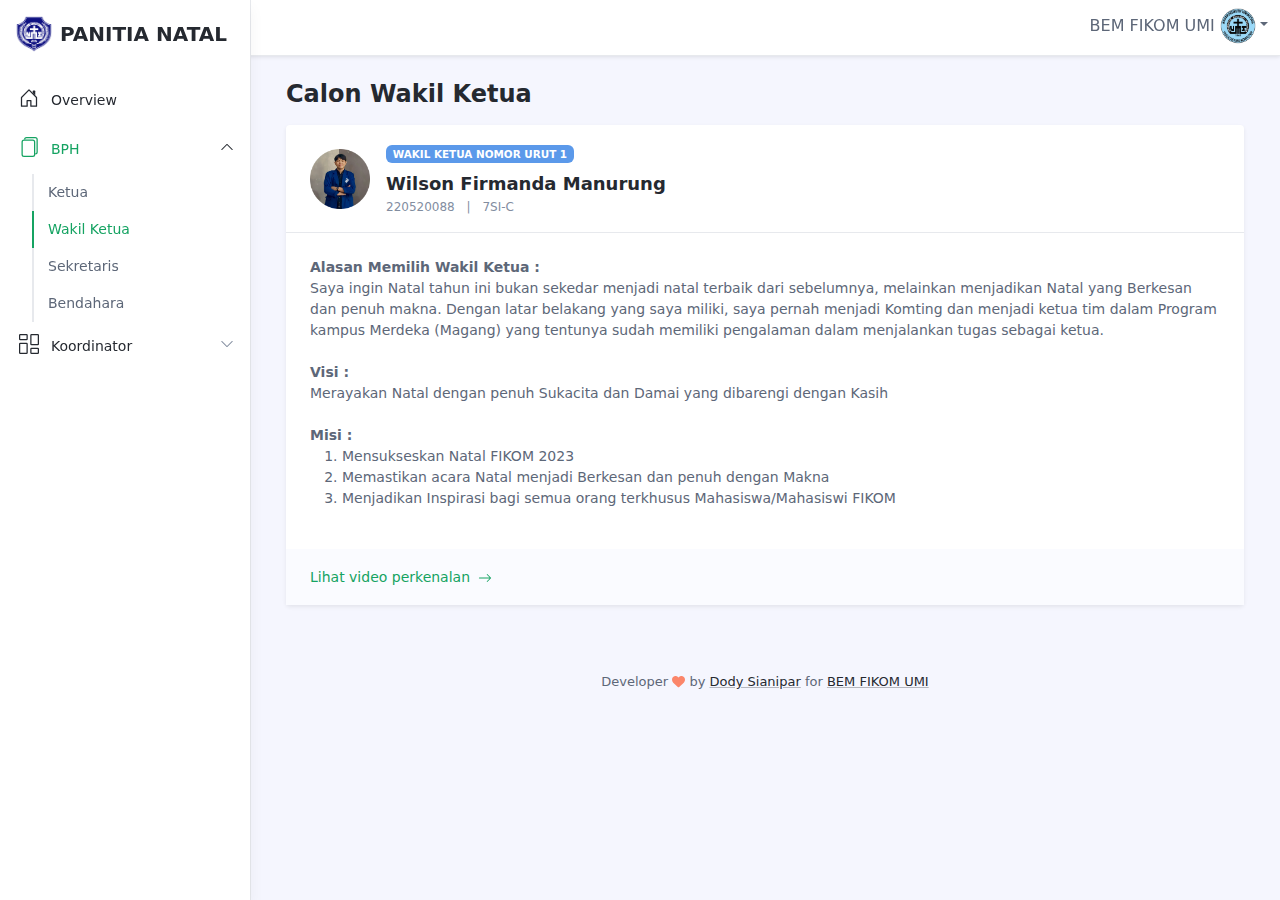
<file: waket.html>
<!DOCTYPE html>
<html lang="en">
  <head>
    <title>Panitia Natal</title>

    <!-- Meta -->
    <meta charset="utf-8" />
    <meta http-equiv="X-UA-Compatible" content="IE=edge" />
    <meta name="viewport" content="width=device-width, initial-scale=1.0" />

    <meta name="description" content="Portal - Bootstrap 5 Admin Dashboard Template For Developers" />
    <meta name="author" content="Xiaoying Riley at 3rd Wave Media" />
    <link rel="shortcut icon" href="logobem.ico" />

    <!-- FontAwesome JS-->
    <script defer src="assets/plugins/fontawesome/js/all.min.js"></script>

    <!-- App CSS -->
    <link id="theme-style" rel="stylesheet" href="assets/css/portal.css" />
  </head>

  <body class="app">
    <header class="app-header fixed-top">
      <div class="app-header-inner">
        <div class="container-fluid py-2">
          <div class="app-header-content">
            <div class="row justify-content-between align-items-center">
              <div class="col-auto">
                <a id="sidepanel-toggler" class="sidepanel-toggler d-inline-block d-xl-none" href="#">
                  <svg xmlns="http://www.w3.org/2000/svg" width="30" height="30" viewBox="0 0 30 30" role="img">
                    <title>Menu</title>
                    <path stroke="currentColor" stroke-linecap="round" stroke-miterlimit="10" stroke-width="2" d="M4 7h22M4 15h22M4 23h22"></path>
                  </svg>
                </a>
              </div>
              <div class="app-utilities col-auto">
                <div class="app-utility-item app-user-dropdown dropdown">
                  <a class="dropdown-toggle" id="user-dropdown-toggle" data-bs-toggle="dropdown" href="#" role="button" aria-expanded="false"> BEM FIKOM UMI <img src="assets/images/logobem.png" alt="user profile" /></a>
                </div>
                <!--//app-user-dropdown-->
              </div>
              <!--//app-utilities-->
            </div>
            <!--//row-->
          </div>
          <!--//app-header-content-->
        </div>
        <!--//container-fluid-->
      </div>
      <!--//app-header-inner-->
      <div id="app-sidepanel" class="app-sidepanel sidepanel-hidden">
        <div id="sidepanel-drop" class="sidepanel-drop"></div>
        <div class="sidepanel-inner d-flex flex-column">
          <a href="#" id="sidepanel-close" class="sidepanel-close d-xl-none">&times;</a>
          <div class="app-branding">
            <a class="app-logo" href="index.html"><img class="logo-icon me-2" src="assets/images/logoumi.png" alt="logo" /><span class="logo-text">PANITIA NATAL</span></a>
          </div>
          <!--//app-branding-->
          <nav id="app-nav-main" class="app-nav app-nav-main flex-grow-1">
            <ul class="app-menu list-unstyled accordion" id="menu-accordion">
              <li class="nav-item">
                <!--//Bootstrap Icons: https://icons.getbootstrap.com/ -->
                <a class="nav-link" href="index.html">
                  <span class="nav-icon">
                    <svg width="1em" height="1em" viewBox="0 0 16 16" class="bi bi-house-door" fill="currentColor" xmlns="http://www.w3.org/2000/svg">
                      <path
                        fill-rule="evenodd"
                        d="M7.646 1.146a.5.5 0 0 1 .708 0l6 6a.5.5 0 0 1 .146.354v7a.5.5 0 0 1-.5.5H9.5a.5.5 0 0 1-.5-.5v-4H7v4a.5.5 0 0 1-.5.5H2a.5.5 0 0 1-.5-.5v-7a.5.5 0 0 1 .146-.354l6-6zM2.5 7.707V14H6v-4a.5.5 0 0 1 .5-.5h3a.5.5 0 0 1 .5.5v4h3.5V7.707L8 2.207l-5.5 5.5z"
                      />
                      <path fill-rule="evenodd" d="M13 2.5V6l-2-2V2.5a.5.5 0 0 1 .5-.5h1a.5.5 0 0 1 .5.5z" />
                    </svg>
                  </span>
                  <span class="nav-link-text">Overview</span> </a
                ><!--//nav-link-->
              </li>
              <!--//nav-item-->

              <!--//nav-item-->

              <!--//nav-item-->
              <li class="nav-item has-submenu">
                <!--//Bootstrap Icons: https://icons.getbootstrap.com/ -->
                <a class="nav-link submenu-toggle active" href="#" data-bs-toggle="collapse" data-bs-target="#submenu-1" aria-expanded="true" aria-controls="submenu-1">
                  <span class="nav-icon">
                    <!--//Bootstrap Icons: https://icons.getbootstrap.com/ -->
                    <svg width="1em" height="1em" viewBox="0 0 16 16" class="bi bi-files" fill="currentColor" xmlns="http://www.w3.org/2000/svg">
                      <path fill-rule="evenodd" d="M4 2h7a2 2 0 0 1 2 2v10a2 2 0 0 1-2 2H4a2 2 0 0 1-2-2V4a2 2 0 0 1 2-2zm0 1a1 1 0 0 0-1 1v10a1 1 0 0 0 1 1h7a1 1 0 0 0 1-1V4a1 1 0 0 0-1-1H4z" />
                      <path d="M6 0h7a2 2 0 0 1 2 2v10a2 2 0 0 1-2 2v-1a1 1 0 0 0 1-1V2a1 1 0 0 0-1-1H6a1 1 0 0 0-1 1H4a2 2 0 0 1 2-2z" />
                    </svg>
                  </span>
                  <span class="nav-link-text">BPH</span>
                  <span class="submenu-arrow">
                    <svg width="1em" height="1em" viewBox="0 0 16 16" class="bi bi-chevron-down" fill="currentColor" xmlns="http://www.w3.org/2000/svg">
                      <path fill-rule="evenodd" d="M1.646 4.646a.5.5 0 0 1 .708 0L8 10.293l5.646-5.647a.5.5 0 0 1 .708.708l-6 6a.5.5 0 0 1-.708 0l-6-6a.5.5 0 0 1 0-.708z" />
                    </svg> </span
                  ><!--//submenu-arrow--> </a
                ><!--//nav-link-->
                <div id="submenu-1" class="collapse submenu submenu-1 show" data-bs-parent="#menu-accordion">
                  <ul class="submenu-list list-unstyled">
                    <li class="submenu-item"><a class="submenu-link" href="ketua.html">Ketua</a></li>
                    <li class="submenu-item"><a class="submenu-link active" href="waket.html">Wakil Ketua</a></li>
                    <li class="submenu-item"><a class="submenu-link" href="sekretaris.html">Sekretaris</a></li>
                    <li class="submenu-item"><a class="submenu-link" href="bendahara.html">Bendahara</a></li>
                  </ul>
                </div>
              </li>
              <!--//nav-item-->
              <li class="nav-item has-submenu">
                <!--//Bootstrap Icons: https://icons.getbootstrap.com/ -->
                <a class="nav-link submenu-toggle" href="#" data-bs-toggle="collapse" data-bs-target="#submenu-2" aria-expanded="false" aria-controls="submenu-2">
                  <span class="nav-icon">
                    <!--//Bootstrap Icons: https://icons.getbootstrap.com/ -->
                    <svg width="1em" height="1em" viewBox="0 0 16 16" class="bi bi-columns-gap" fill="currentColor" xmlns="http://www.w3.org/2000/svg">
                      <path
                        fill-rule="evenodd"
                        d="M6 1H1v3h5V1zM1 0a1 1 0 0 0-1 1v3a1 1 0 0 0 1 1h5a1 1 0 0 0 1-1V1a1 1 0 0 0-1-1H1zm14 12h-5v3h5v-3zm-5-1a1 1 0 0 0-1 1v3a1 1 0 0 0 1 1h5a1 1 0 0 0 1-1v-3a1 1 0 0 0-1-1h-5zM6 8H1v7h5V8zM1 7a1 1 0 0 0-1 1v7a1 1 0 0 0 1 1h5a1 1 0 0 0 1-1V8a1 1 0 0 0-1-1H1zm14-6h-5v7h5V1zm-5-1a1 1 0 0 0-1 1v7a1 1 0 0 0 1 1h5a1 1 0 0 0 1-1V1a1 1 0 0 0-1-1h-5z"
                      />
                    </svg>
                  </span>
                  <span class="nav-link-text">Koordinator</span>
                  <span class="submenu-arrow">
                    <svg width="1em" height="1em" viewBox="0 0 16 16" class="bi bi-chevron-down" fill="currentColor" xmlns="http://www.w3.org/2000/svg">
                      <path fill-rule="evenodd" d="M1.646 4.646a.5.5 0 0 1 .708 0L8 10.293l5.646-5.647a.5.5 0 0 1 .708.708l-6 6a.5.5 0 0 1-.708 0l-6-6a.5.5 0 0 1 0-.708z" />
                    </svg> </span
                  ><!--//submenu-arrow--> </a
                ><!--//nav-link-->
                <div id="submenu-2" class="collapse submenu submenu-2" data-bs-parent="#menu-accordion">
                  <ul class="submenu-list list-unstyled">
                    <li class="submenu-item"><a class="submenu-link" href="acara.html">Acara</a></li>
                    <li class="submenu-item"><a class="submenu-link" href="konsumsi.html">Konsumsi</a></li>
                    <li class="submenu-item"><a class="submenu-link" href="keamanan.html">Keamanan</a></li>
                    <li class="submenu-item"><a class="submenu-link" href="dekorasi.html">Dekorasi</a></li>
                    <li class="submenu-item"><a class="submenu-link" href="dokumentasi.html">Dokumentasi</a></li>
                    <li class="submenu-item"><a class="submenu-link" href="dana.html">Dana</a></li>
                    <li class="submenu-item"><a class="submenu-link" href="ptt.html">PTT</a></li>
                  </ul>
                </div>
              </li>
                <!--//nav-item-->
              </ul>
              <!--//footer-menu-->
            </nav>
          </div>
          <!--//app-sidepanel-footer-->
        </div>
        <!--//sidepanel-inner-->
      </div>
      <!--//app-sidepanel-->
    </header>
    <!--//app-header-->

    <div class="app-wrapper">
      <div class="app-content pt-3 p-md-3 p-lg-4">
        <div class="container-xl">
          <div class="position-relative mb-3">
            <div class="row g-3 justify-content-between">
              <div class="col-auto">
                <h1 class="app-page-title mb-0">Calon Wakil Ketua</h1>
              </div>
              <div class="col-auto">
                
                <!--//page-utilities-->
              </div>
            </div>
          </div>

          <div class="app-card app-card-notification shadow-sm mb-4">
            <div class="app-card-header px-4 py-3">
              <div class="row g-3 align-items-center">
                <div class="col-12 col-lg-auto text-center text-lg-start">
                  <img class="profile-image" src="assets/images/profiles/wilson.png" alt="Profil Wilson" />
                </div>
                <!--//col-->
                <div class="col-12 col-lg-auto text-center text-lg-start">
                  <div class="notification-type mb-2"><span class="badge bg-info">Wakil Ketua nomor urut 1</span></div>
                  <h4 class="notification-title mb-1">Wilson Firmanda Manurung</h4>

                  <ul class="notification-meta list-inline mb-0">
                    <li class="list-inline-item">220520088</li>
                    <li class="list-inline-item">|</li>
                    <li class="list-inline-item">7SI-C</li>
                  </ul>
                </div>
                <!--//col-->
              </div>
              <!--//row-->
            </div>
            <!--//app-card-header-->
            <div class="app-card-body p-4">
              <div class="notification-content">
                <b>Alasan Memilih Wakil Ketua :</b> <br />
                Saya ingin Natal tahun ini bukan sekedar menjadi natal terbaik dari sebelumnya, melainkan menjadikan Natal yang Berkesan dan penuh makna. Dengan latar belakang yang saya miliki, saya pernah menjadi Komting dan menjadi ketua
                tim dalam Program kampus Merdeka (Magang) yang tentunya sudah memiliki pengalaman dalam menjalankan tugas sebagai ketua.
                <br />
                <br />
                <b> Visi : </b> <br />
                Merayakan Natal dengan penuh Sukacita dan Damai yang dibarengi dengan Kasih <br />
                <br />
                <b> Misi : </b> <br />
                <ol>
                  <li>Mensukseskan Natal FIKOM 2023</li>
                  <li>Memastikan acara Natal menjadi Berkesan dan penuh dengan Makna</li>
                  <li>Menjadikan Inspirasi bagi semua orang terkhusus Mahasiswa/Mahasiswi FIKOM</li>
                </ol>
              </div>
            </div>
            <!--//app-card-body-->
            <div class="app-card-footer px-4 py-3">
              <a class="action-link" href="https://www.instagram.com/p/Cy-P1usP7Dd/?hl=id"
                >Lihat video perkenalan<svg width="1em" height="1em" viewBox="0 0 16 16" class="bi bi-arrow-right ms-2" fill="currentColor" xmlns="http://www.w3.org/2000/svg">
                  <path fill-rule="evenodd" d="M1 8a.5.5 0 0 1 .5-.5h11.793l-3.147-3.146a.5.5 0 0 1 .708-.708l4 4a.5.5 0 0 1 0 .708l-4 4a.5.5 0 0 1-.708-.708L13.293 8.5H1.5A.5.5 0 0 1 1 8z" />
                </svg>
              </a>
            </div>
            <!--//app-card-footer-->
          </div>
          <!--//app-card-->
        </div>
        <!--//container-fluid-->
      </div>
      <!--//app-content-->

      <footer class="app-footer">
        <div class="container text-center py-3">
          <!--/* This template is free as long as you keep the footer attribution link. If you'd like to use the template without the attribution link, you can buy the commercial license via our website: themes.3rdwavemedia.com Thank you for your support. :) */-->
          <small class="copyright"
            >Developer <span class="sr-only">love</span><i class="fas fa-heart" style="color: #fb866a"></i> by <a class="app-link" href="https://www.instagram.com/dody.sianipar04/?hl=id" target="_blank">Dody Sianipar</a> for
            <a class="app-link" href="https://www.instagram.com/bemfikomumi_/?hl=id" target="_blank">BEM FIKOM UMI</a></small
          >
        </div>
      </footer>
      <!--//app-footer-->
    </div>

    <!--//app-wrapper-->

    <!-- Javascript -->
    <script src="assets/plugins/popper.min.js"></script>
    <script src="assets/plugins/bootstrap/js/bootstrap.min.js"></script>

    <!-- Page Specific JS -->
    <script src="assets/js/app.js"></script>
  </body>
</html>
</file>
